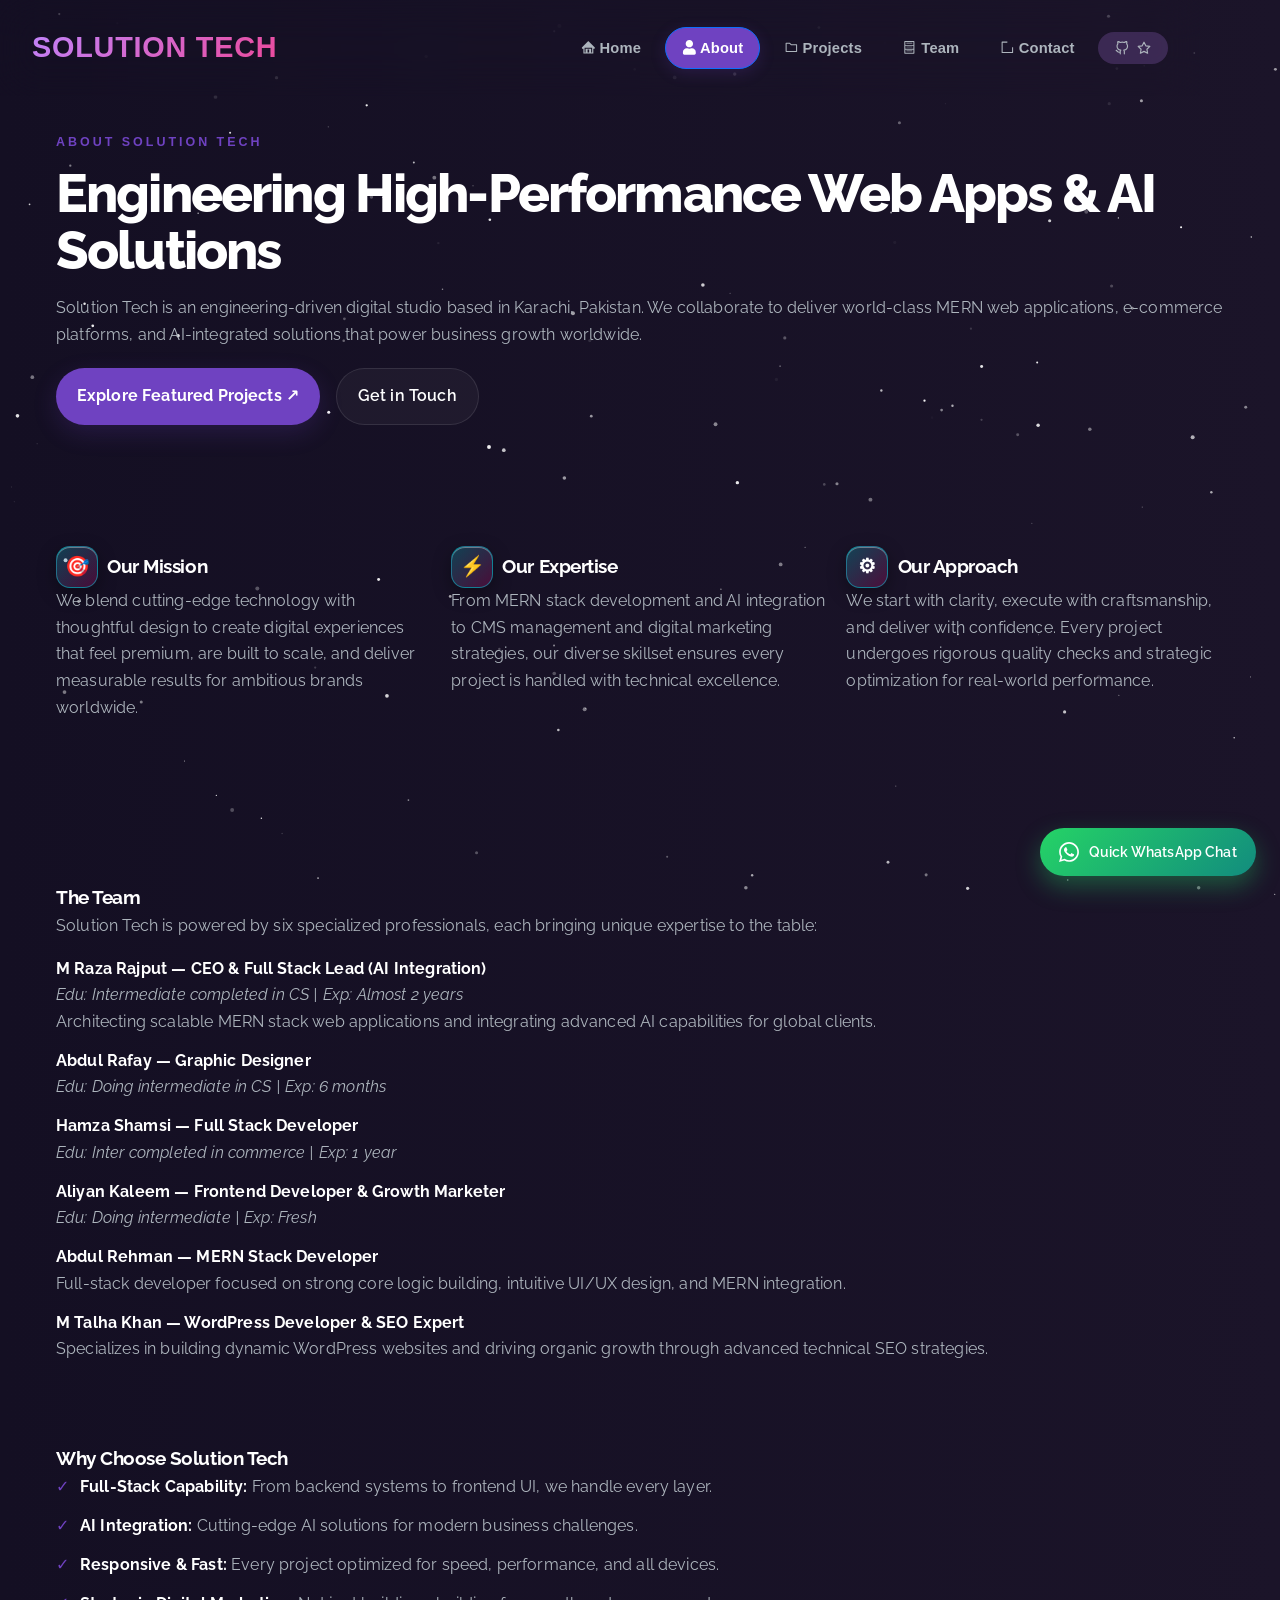
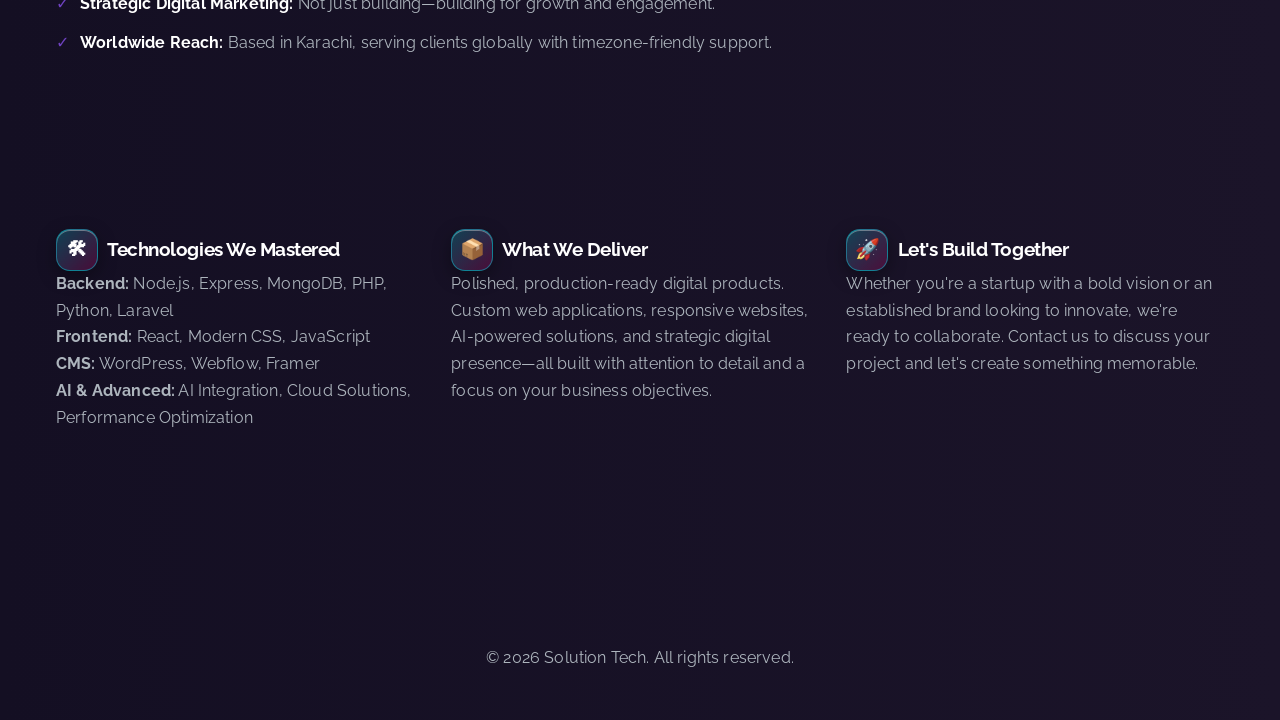
<file: about.html>
<!DOCTYPE html>
<html lang="en">
  <head>
    <meta charset="UTF-8" />
    <meta name="viewport" content="width=device-width, initial-scale=1.0" />
    <meta name="description" content="Learn more about Solution Tech and the way we build thoughtful digital experiences." />
    <title>Solution Tech | About</title>
    <link rel="stylesheet" href="main-v2.css" />
  </head>
  <body>
    <canvas id="particleCanvas"></canvas>
    <div class="aurora aurora-one"></div>
    <div class="aurora aurora-two"></div>
    <div class="cursor-glow" aria-hidden="true"></div>

    <header class="site-header">
      <a href="index.html" class="brand">
        <span class="brand-text">Solution Tech</span>
      </a>
      <button class="mobile-nav-toggle" aria-label="Toggle navigation menu">
        <svg width="24" height="24" viewBox="0 0 24 24" fill="none" stroke="currentColor" stroke-width="2" stroke-linecap="round" stroke-linejoin="round"><line x1="3" y1="12" x2="21" y2="12"></line><line x1="3" y1="6" x2="21" y2="6"></line><line x1="3" y1="18" x2="21" y2="18"></line></svg>
      </button>
      <nav class="site-nav" aria-label="Primary navigation">
        <a href="index.html"><svg stroke="currentColor" fill="currentColor" stroke-width="0" viewBox="0 0 1024 1024" height="1em" width="1em" xmlns="https://www.w3.org/2000/svg" style="margin-bottom: -2px;"><path d="M946.5 505L560.1 118.8l-25.9-25.9a31.5 31.5 0 0 0-44.4 0L77.5 505a63.9 63.9 0 0 0-18.8 46c.4 35.2 29.7 63.3 64.9 63.3h42.5V940h691.8V614.3h43.4c17.1 0 33.2-6.7 45.3-18.8a63.6 63.6 0 0 0 18.7-45.3c0-17-6.7-33.1-18.8-45.2zM568 868H456V664h112v204zM704 868V614.3H320V868h-72V536h528v332h-72z"></path></svg> Home</a>
        <a href="about.html" class="active"><svg stroke="currentColor" fill="currentColor" stroke-width="0" viewBox="0 0 448 512" height="1em" width="1em" xmlns="https://www.w3.org/2000/svg" style="margin-bottom: -2px;"><path d="M224 256c70.7 0 128-57.3 128-128S294.7 0 224 0 96 57.3 96 128s57.3 128 128 128zm89.6 32h-16.7c-22.2 10.2-46.9 16-72.9 16s-50.6-5.8-72.9-16h-16.7C60.2 288 0 348.2 0 422.4V464c0 26.5 21.5 48 48 48h352c26.5 0 48-21.5 48-48v-41.6c0-74.2-60.2-134.4-134.4-134.4z"></path></svg> About</a>
        <a href="projects.html"><svg stroke="currentColor" fill="currentColor" stroke-width="0" viewBox="0 0 1024 1024" height="1em" width="1em" xmlns="https://www.w3.org/2000/svg" style="margin-bottom: -2px;"><path d="M880 298.4H521L403.7 186.2a8.15 8.15 0 0 0-5.5-2.2H144c-17.7 0-32 14.3-32 32v592c0 17.7 14.3 32 32 32h736c17.7 0 32-14.3 32-32V330.4c0-17.7-14.3-32-32-32zM840 768H184V256h188.5l119.6 114.4H840V768z"></path></svg> Projects</a>
        <a href="team.html"><svg stroke="currentColor" fill="currentColor" stroke-width="0" viewBox="0 0 1024 1024" height="1em" width="1em" xmlns="https://www.w3.org/2000/svg" style="margin-bottom: -2px;"><path d="M832 64H192c-17.7 0-32 14.3-32 32v832c0 17.7 14.3 32 32 32h640c17.7 0 32-14.3 32-32V96c0-17.7-14.3-32-32-32zm-600 72h560v208H232V136zm560 480H232V408h560v208zm0 272H232V680h560v208zM304 240h416v-48H304v48zm0 272h416v-48H304v48zm0 272h416v-48H304v48z"></path></svg> Team</a>
        <a href="contact.html"><svg stroke="currentColor" fill="currentColor" stroke-width="0" viewBox="0 0 1024 1024" height="1em" width="1em" xmlns="https://www.w3.org/2000/svg" style="margin-bottom: -2px;"><path d="M904 512h-56c-4.4 0-8 3.6-8 8v320H184V184h320c4.4 0 8-3.6 8-8v-56c0-4.4-3.6-8-8-8H144c-17.7 0-32 14.3-32 32v736c0 17.7 14.3 32 32 32h736c17.7 0 32-14.3 32-32V520c0-4.4-3.6-8-8-8z"></path></svg> Contact</a>
        <a href="https://github.com/solution-tech1" target="_blank" class="fork-btn">
          <svg width="14" height="14" viewBox="0 0 24 24" fill="none" stroke="currentColor" stroke-width="2" stroke-linecap="round" stroke-linejoin="round"><path d="M9 19c-5 1.5-5-2.5-7-3m14 6v-3.87a3.37 3.37 0 0 0-.94-2.61c3.14-.35 6.44-1.54 6.44-7A5.44 5.44 0 0 0 20 4.77 5.07 5.07 0 0 0 19.91 1S18.73.65 16 2.48a13.38 13.38 0 0 0-7 0C6.27.65 5.09 1 5.09 1A5.07 5.07 0 0 0 5 4.77a5.44 5.44 0 0 0-1.5 3.78c0 5.42 3.3 6.61 6.44 7A3.37 3.37 0 0 0 9 18.13V22"></path></svg>
          <svg width="14" height="14" viewBox="0 0 24 24" fill="none" stroke="currentColor" stroke-width="2" stroke-linecap="round" stroke-linejoin="round"><polygon points="12 2 15.09 8.26 22 9.27 17 14.14 18.18 21.02 12 17.77 5.82 21.02 7 14.14 2 9.27 8.91 8.26 12 2"></polygon></svg>
        </a>
      </nav>
    </header>

    <main class="page-shell">
      <section class="reveal">
        <p class="eyebrow">About Solution Tech</p>
        <h1 class="page-title">Engineering High-Performance Web Apps & AI Solutions</h1>
        <p class="hero-text">Solution Tech is an engineering-driven digital studio based in Karachi, Pakistan. We collaborate to deliver world-class MERN web applications, e-commerce platforms, and AI-integrated solutions that power business growth worldwide.</p>
        <div class="hero-actions" style="margin-top: 1.2rem;">
          <a href="projects.html" class="btn btn-primary">Explore Featured Projects ↗</a>
          <a href="contact.html" class="btn btn-secondary">Get in Touch</a>
        </div>
      </section>

      <section class="info-grid reveal">
        <article class="info-card">
          <h3><span class="card-icon">🎯</span> Our Mission</h3>
          <p>We blend cutting-edge technology with thoughtful design to create digital experiences that feel premium, are built to scale, and deliver measurable results for ambitious brands worldwide.</p>
        </article>
        <article class="info-card">
          <h3><span class="card-icon">⚡</span> Our Expertise</h3>
          <p>From MERN stack development and AI integration to CMS management and digital marketing strategies, our diverse skillset ensures every project is handled with technical excellence.</p>
        </article>
        <article class="info-card">
          <h3><span class="card-icon">⚙</span> Our Approach</h3>
          <p>We start with clarity, execute with craftsmanship, and deliver with confidence. Every project undergoes rigorous quality checks and strategic optimization for real-world performance.</p>
        </article>
      </section>

      <section class="detail-section reveal">
        <article class="detail-card">
          <h3>The Team</h3>
          <p>Solution Tech is powered by six specialized professionals, each bringing unique expertise to the table:</p>
          <ul style="list-style: none; padding: 0; margin-top: 1rem; color: var(--muted);">
            <li style="margin-bottom: 0.8rem;"><strong style="color: var(--text);">M Raza Rajput — CEO & Full Stack Lead (AI Integration)</strong><br/><em>Edu: Intermediate completed in CS | Exp: Almost 2 years</em><br/>Architecting scalable MERN stack web applications and integrating advanced AI capabilities for global clients.</li>
            <li style="margin-bottom: 0.8rem;"><strong style="color: var(--text);">Abdul Rafay — Graphic Designer</strong><br/><em>Edu: Doing intermediate in CS | Exp: 6 months</em><br/></li>
            <li style="margin-bottom: 0.8rem;"><strong style="color: var(--text);">Hamza Shamsi — Full Stack Developer</strong><br/><em>Edu: Inter completed in commerce | Exp: 1 year</em><br/></li>
            <li style="margin-bottom: 0.8rem;"><strong style="color: var(--text);">Aliyan Kaleem — Frontend Developer & Growth Marketer</strong><br/><em>Edu: Doing intermediate | Exp: Fresh</em><br/></li>
            <li style="margin-bottom: 0.8rem;"><strong style="color: var(--text);">Abdul Rehman — MERN Stack Developer</strong><br/>Full-stack developer focused on strong core logic building, intuitive UI/UX design, and MERN integration.</li>
            <li><strong style="color: var(--text);">M Talha Khan — WordPress Developer & SEO Expert</strong><br/>Specializes in building dynamic WordPress websites and driving organic growth through advanced technical SEO strategies.</li>
          </ul>
        </article>
        <article class="detail-card">
          <h3>Why Choose Solution Tech</h3>
          <ul style="list-style: none; padding: 0; color: var(--muted);">
            <li style="margin-bottom: 0.8rem; padding-left: 1.5rem; position: relative;"><span style="position: absolute; left: 0; color: var(--accent);">✓</span> <strong style="color: var(--text);">Full-Stack Capability:</strong> From backend systems to frontend UI, we handle every layer.</li>
            <li style="margin-bottom: 0.8rem; padding-left: 1.5rem; position: relative;"><span style="position: absolute; left: 0; color: var(--accent);">✓</span> <strong style="color: var(--text);">AI Integration:</strong> Cutting-edge AI solutions for modern business challenges.</li>
            <li style="margin-bottom: 0.8rem; padding-left: 1.5rem; position: relative;"><span style="position: absolute; left: 0; color: var(--accent);">✓</span> <strong style="color: var(--text);">Responsive & Fast:</strong> Every project optimized for speed, performance, and all devices.</li>
            <li style="margin-bottom: 0.8rem; padding-left: 1.5rem; position: relative;"><span style="position: absolute; left: 0; color: var(--accent);">✓</span> <strong style="color: var(--text);">Strategic Digital Marketing:</strong> Not just building—building for growth and engagement.</li>
            <li style="margin-bottom: 0.8rem; padding-left: 1.5rem; position: relative;"><span style="position: absolute; left: 0; color: var(--accent);">✓</span> <strong style="color: var(--text);">Worldwide Reach:</strong> Based in Karachi, serving clients globally with timezone-friendly support.</li>
          </ul>
        </article>
      </section>

      <section class="info-grid reveal">
        <article class="info-card">
          <h3><span class="card-icon">🛠</span> Technologies We Mastered</h3>
          <p><strong>Backend:</strong> Node.js, Express, MongoDB, PHP, Python, Laravel<br/><strong>Frontend:</strong> React, Modern CSS, JavaScript<br/><strong>CMS:</strong> WordPress, Webflow, Framer<br/><strong>AI & Advanced:</strong> AI Integration, Cloud Solutions, Performance Optimization</p>
        </article>
        <article class="info-card">
          <h3><span class="card-icon">📦</span> What We Deliver</h3>
          <p>Polished, production-ready digital products. Custom web applications, responsive websites, AI-powered solutions, and strategic digital presence—all built with attention to detail and a focus on your business objectives.</p>
        </article>
        <article class="info-card">
          <h3><span class="card-icon">🚀</span> Let's Build Together</h3>
          <p>Whether you're a startup with a bold vision or an established brand looking to innovate, we're ready to collaborate. Contact us to discuss your project and let's create something memorable.</p>
        </article>
      </section>
    </main>

    <footer class="site-footer">
      <p>© <span id="year"></span> Solution Tech. All rights reserved.</p>
    </footer>

    <!-- Floating WhatsApp Button -->
    <a href="https://wa.me/923292179603?text=Hi%20Solution%20Tech,%20I%20want%20to%20discuss%20a%20project" target="_blank" class="whatsapp-float" aria-label="Chat on WhatsApp">
      <svg class="whatsapp-icon" viewBox="0 0 24 24">
        <path d="M.057 24l1.687-6.163c-1.041-1.804-1.588-3.849-1.587-5.946.003-6.556 5.338-11.891 11.893-11.891 3.181.001 6.167 1.24 8.413 3.488 2.245 2.248 3.481 5.236 3.48 8.414-.003 6.557-5.338 11.892-11.893 11.892-1.99-.001-3.951-.5-5.688-1.448l-6.305 1.654zm6.597-3.807c1.676.995 3.276 1.591 5.392 1.592 5.448 0 9.886-4.434 9.889-9.885.002-5.462-4.415-9.89-9.881-9.892-5.452 0-9.887 4.434-9.889 9.884-.001 2.225.651 3.891 1.746 5.634l-.999 3.648 3.742-.981zm11.387-5.464c-.074-.124-.272-.198-.57-.347-.297-.149-1.758-.868-2.031-.967-.272-.099-.47-.149-.669.149-.198.297-.768.967-.941 1.165-.173.198-.347.223-.644.074-.297-.149-1.255-.462-2.39-1.475-.883-.788-1.48-1.761-1.653-2.059-.173-.297-.018-.458.13-.606.134-.133.297-.347.446-.521.151-.172.2-.296.3-.495.099-.198.05-.372-.025-.521-.075-.148-.669-1.611-.916-2.206-.242-.579-.487-.501-.669-.51l-.57-.01c-.198 0-.52.074-.792.372s-1.04 1.016-1.04 2.479 1.065 2.876 1.213 3.074c.149.198 2.095 3.2 5.076 4.487.709.306 1.263.489 1.694.626.712.226 1.36.194 1.872.118.571-.085 1.758-.719 2.006-1.413.248-.695.248-1.29.173-1.414z"/>
      </svg>
      <span>Quick WhatsApp Chat</span>
    </a>

    <script src="app.js"></script>
  </body>
</html>
</file>
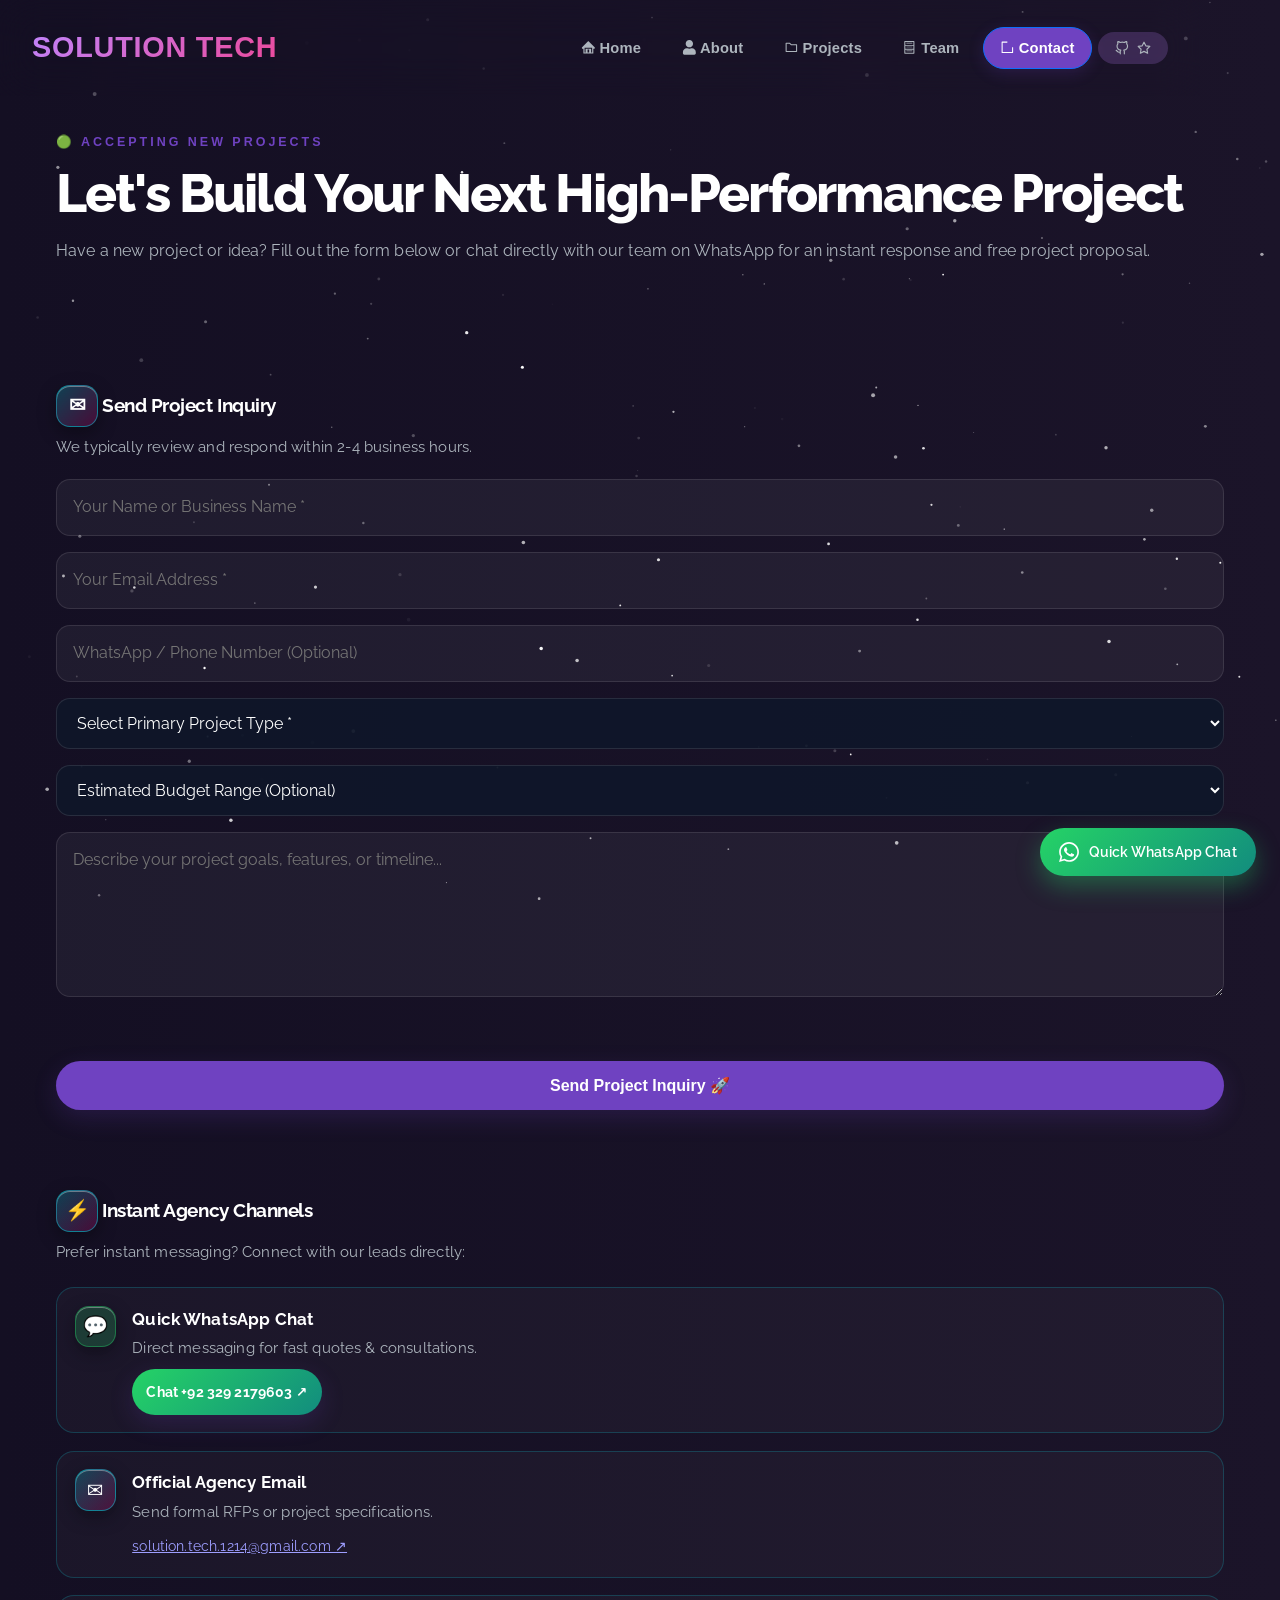
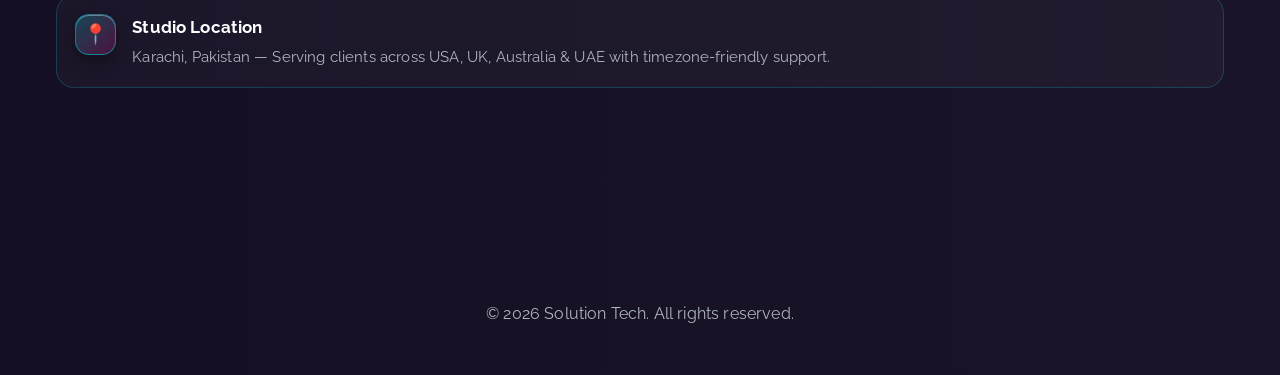
<file: contact.html>
<!DOCTYPE html>
<html lang="en">
  <head>
    <meta charset="UTF-8" />
    <meta name="viewport" content="width=device-width, initial-scale=1.0" />
    <meta name="description" content="Contact Solution Tech for your next project." />
    <title>Solution Tech | Contact</title>
    <link rel="stylesheet" href="main-v2.css" />
  </head>
  <body>
    <canvas id="particleCanvas"></canvas>
    <div class="aurora aurora-one"></div>
    <div class="aurora aurora-two"></div>
    <div class="cursor-glow" aria-hidden="true"></div>

    <header class="site-header">
      <a href="index.html" class="brand">
        <span class="brand-text">Solution Tech</span>
      </a>
      <button class="mobile-nav-toggle" aria-label="Toggle navigation menu">
        <svg width="24" height="24" viewBox="0 0 24 24" fill="none" stroke="currentColor" stroke-width="2" stroke-linecap="round" stroke-linejoin="round"><line x1="3" y1="12" x2="21" y2="12"></line><line x1="3" y1="6" x2="21" y2="6"></line><line x1="3" y1="18" x2="21" y2="18"></line></svg>
      </button>
      <nav class="site-nav" aria-label="Primary navigation">
        <a href="index.html"><svg stroke="currentColor" fill="currentColor" stroke-width="0" viewBox="0 0 1024 1024" height="1em" width="1em" xmlns="https://www.w3.org/2000/svg" style="margin-bottom: -2px;"><path d="M946.5 505L560.1 118.8l-25.9-25.9a31.5 31.5 0 0 0-44.4 0L77.5 505a63.9 63.9 0 0 0-18.8 46c.4 35.2 29.7 63.3 64.9 63.3h42.5V940h691.8V614.3h43.4c17.1 0 33.2-6.7 45.3-18.8a63.6 63.6 0 0 0 18.7-45.3c0-17-6.7-33.1-18.8-45.2zM568 868H456V664h112v204zM704 868V614.3H320V868h-72V536h528v332h-72z"></path></svg> Home</a>
        <a href="about.html"><svg stroke="currentColor" fill="currentColor" stroke-width="0" viewBox="0 0 448 512" height="1em" width="1em" xmlns="https://www.w3.org/2000/svg" style="margin-bottom: -2px;"><path d="M224 256c70.7 0 128-57.3 128-128S294.7 0 224 0 96 57.3 96 128s57.3 128 128 128zm89.6 32h-16.7c-22.2 10.2-46.9 16-72.9 16s-50.6-5.8-72.9-16h-16.7C60.2 288 0 348.2 0 422.4V464c0 26.5 21.5 48 48 48h352c26.5 0 48-21.5 48-48v-41.6c0-74.2-60.2-134.4-134.4-134.4z"></path></svg> About</a>
        <a href="projects.html"><svg stroke="currentColor" fill="currentColor" stroke-width="0" viewBox="0 0 1024 1024" height="1em" width="1em" xmlns="https://www.w3.org/2000/svg" style="margin-bottom: -2px;"><path d="M880 298.4H521L403.7 186.2a8.15 8.15 0 0 0-5.5-2.2H144c-17.7 0-32 14.3-32 32v592c0 17.7 14.3 32 32 32h736c17.7 0 32-14.3 32-32V330.4c0-17.7-14.3-32-32-32zM840 768H184V256h188.5l119.6 114.4H840V768z"></path></svg> Projects</a>
        <a href="team.html"><svg stroke="currentColor" fill="currentColor" stroke-width="0" viewBox="0 0 1024 1024" height="1em" width="1em" xmlns="https://www.w3.org/2000/svg" style="margin-bottom: -2px;"><path d="M832 64H192c-17.7 0-32 14.3-32 32v832c0 17.7 14.3 32 32 32h640c17.7 0 32-14.3 32-32V96c0-17.7-14.3-32-32-32zm-600 72h560v208H232V136zm560 480H232V408h560v208zm0 272H232V680h560v208zM304 240h416v-48H304v48zm0 272h416v-48H304v48zm0 272h416v-48H304v48z"></path></svg> Team</a>
        <a href="contact.html" class="active"><svg stroke="currentColor" fill="currentColor" stroke-width="0" viewBox="0 0 1024 1024" height="1em" width="1em" xmlns="https://www.w3.org/2000/svg" style="margin-bottom: -2px;"><path d="M904 512h-56c-4.4 0-8 3.6-8 8v320H184V184h320c4.4 0 8-3.6 8-8v-56c0-4.4-3.6-8-8-8H144c-17.7 0-32 14.3-32 32v736c0 17.7 14.3 32 32 32h736c17.7 0 32-14.3 32-32V520c0-4.4-3.6-8-8-8z"></path></svg> Contact</a>
        <a href="https://github.com/solution-tech1" target="_blank" class="fork-btn">
          <svg width="14" height="14" viewBox="0 0 24 24" fill="none" stroke="currentColor" stroke-width="2" stroke-linecap="round" stroke-linejoin="round"><path d="M9 19c-5 1.5-5-2.5-7-3m14 6v-3.87a3.37 3.37 0 0 0-.94-2.61c3.14-.35 6.44-1.54 6.44-7A5.44 5.44 0 0 0 20 4.77 5.07 5.07 0 0 0 19.91 1S18.73.65 16 2.48a13.38 13.38 0 0 0-7 0C6.27.65 5.09 1 5.09 1A5.07 5.07 0 0 0 5 4.77a5.44 5.44 0 0 0-1.5 3.78c0 5.42 3.3 6.61 6.44 7A3.37 3.37 0 0 0 9 18.13V22"></path></svg>
          <svg width="14" height="14" viewBox="0 0 24 24" fill="none" stroke="currentColor" stroke-width="2" stroke-linecap="round" stroke-linejoin="round"><polygon points="12 2 15.09 8.26 22 9.27 17 14.14 18.18 21.02 12 17.77 5.82 21.02 7 14.14 2 9.27 8.91 8.26 12 2"></polygon></svg>
        </a>
      </nav>
    </header>

    <main class="page-shell">
      <section class="reveal">
        <p class="eyebrow">🟢 Accepting New Projects</p>
        <h1 class="page-title">Let's Build Your Next High-Performance Project</h1>
        <p class="hero-text">Have a new project or idea? Fill out the form below or chat directly with our team on WhatsApp for an instant response and free project proposal.</p>
      </section>

      <section class="detail-section reveal">
        <!-- Contact Form Card -->
        <article class="contact-card">
          <h3 style="margin-bottom: 0.5rem;"><span class="card-icon">✉</span> Send Project Inquiry</h3>
          <p style="margin-bottom: 1.2rem; font-size: 0.94rem;">We typically review and respond within 2-4 business hours.</p>
          
          <form id="contactForm">
            <input type="text" name="name" placeholder="Your Name or Business Name *" required />
            <input type="email" name="email" placeholder="Your Email Address *" required />
            <input type="tel" name="phone" placeholder="WhatsApp / Phone Number (Optional)" />
            
            <select name="service_type" required>
              <option value="" disabled selected>Select Primary Project Type *</option>
              <option value="Full-Stack MERN Application">Full-Stack MERN Web Application</option>
              <option value="AI Integration & Automation">AI Integration & RAG Workflows</option>
              <option value="E-Commerce Storefront">E-Commerce & Retail Portal</option>
              <option value="Corporate CMS & Webflow Site">Corporate Site (Webflow / Framer / WP)</option>
              <option value="UI/UX Design System">UI/UX & 3D Visual Design</option>
            </select>

            <select name="budget_range">
              <option value="" disabled selected>Estimated Budget Range (Optional)</option>
              <option value="$500 - $1,500">$500 – $1,500</option>
              <option value="$1,500 - $3,000">$1,500 – $3,000</option>
              <option value="$3,000 - $5,000">$3,000 – $5,000+</option>
              <option value="Custom Enterprise">Custom Enterprise Scope</option>
            </select>

            <textarea rows="5" name="message" placeholder="Describe your project goals, features, or timeline..." required></textarea>
            
            <input type="hidden" name="_captcha" value="false" />
            <input type="hidden" name="_template" value="table" />
            <input type="hidden" name="_subject" value="New Project Inquiry from Solution Tech Website" />
            
            <div id="formStatus" class="form-status" role="status" aria-live="polite"></div>
            <button type="submit" id="submitBtn" class="btn btn-primary" style="font-size: 1rem; padding: 0.95rem 1.5rem;">Send Project Inquiry 🚀</button>
          </form>
        </article>

        <!-- Direct Contact Info Card -->
        <article class="detail-card">
          <h3 style="margin-bottom: 0.5rem;"><span class="card-icon">⚡</span> Instant Agency Channels</h3>
          <p style="margin-bottom: 1.4rem; font-size: 0.94rem;">Prefer instant messaging? Connect with our leads directly:</p>

          <div class="contact-info-block">
            <div class="contact-info-item">
              <span class="card-icon" style="background: rgba(37, 211, 102, 0.2); border-color: rgba(37, 211, 102, 0.4); color: #25d366;">💬</span>
              <div>
                <strong style="color: var(--text); font-size: 1.05rem;">Quick WhatsApp Chat</strong>
                <p style="margin: 0.2rem 0 0.5rem; font-size: 0.92rem;">Direct messaging for fast quotes & consultations.</p>
                <a href="https://wa.me/923292179603?text=Hi%20Solution%20Tech,%20I%20want%20to%20discuss%20a%20project" target="_blank" class="btn btn-primary" style="padding: 0.45rem 0.9rem; font-size: 0.85rem; background: linear-gradient(135deg, #25d366, #128c7e);">Chat +92 329 2179603 ↗</a>
              </div>
            </div>

            <div class="contact-info-item">
              <span class="card-icon">✉</span>
              <div>
                <strong style="color: var(--text); font-size: 1.05rem;">Official Agency Email</strong>
                <p style="margin: 0.2rem 0 0.5rem; font-size: 0.92rem;">Send formal RFPs or project specifications.</p>
                <a href="mailto:solution.tech.1214@gmail.com" class="project-link" style="font-size: 0.9rem;">solution.tech.1214@gmail.com ↗</a>
              </div>
            </div>

            <div class="contact-info-item">
              <span class="card-icon">📍</span>
              <div>
                <strong style="color: var(--text); font-size: 1.05rem;">Studio Location</strong>
                <p style="margin: 0.2rem 0 0; font-size: 0.92rem;">Karachi, Pakistan — Serving clients across USA, UK, Australia & UAE with timezone-friendly support.</p>
              </div>
            </div>
          </div>
        </article>
      </section>
    </main>

    <footer class="site-footer">
      <p>© <span id="year"></span> Solution Tech. All rights reserved.</p>
    </footer>

    <!-- Floating WhatsApp Button -->
    <a href="https://wa.me/923292179603?text=Hi%20Solution%20Tech,%20I%20want%20to%20discuss%20a%20project" target="_blank" class="whatsapp-float" aria-label="Chat on WhatsApp">
      <svg class="whatsapp-icon" viewBox="0 0 24 24">
        <path d="M.057 24l1.687-6.163c-1.041-1.804-1.588-3.849-1.587-5.946.003-6.556 5.338-11.891 11.893-11.891 3.181.001 6.167 1.24 8.413 3.488 2.245 2.248 3.481 5.236 3.48 8.414-.003 6.557-5.338 11.892-11.893 11.892-1.99-.001-3.951-.5-5.688-1.448l-6.305 1.654zm6.597-3.807c1.676.995 3.276 1.591 5.392 1.592 5.448 0 9.886-4.434 9.889-9.885.002-5.462-4.415-9.89-9.881-9.892-5.452 0-9.887 4.434-9.889 9.884-.001 2.225.651 3.891 1.746 5.634l-.999 3.648 3.742-.981zm11.387-5.464c-.074-.124-.272-.198-.57-.347-.297-.149-1.758-.868-2.031-.967-.272-.099-.47-.149-.669.149-.198.297-.768.967-.941 1.165-.173.198-.347.223-.644.074-.297-.149-1.255-.462-2.39-1.475-.883-.788-1.48-1.761-1.653-2.059-.173-.297-.018-.458.13-.606.134-.133.297-.347.446-.521.151-.172.2-.296.3-.495.099-.198.05-.372-.025-.521-.075-.148-.669-1.611-.916-2.206-.242-.579-.487-.501-.669-.51l-.57-.01c-.198 0-.52.074-.792.372s-1.04 1.016-1.04 2.479 1.065 2.876 1.213 3.074c.149.198 2.095 3.2 5.076 4.487.709.306 1.263.489 1.694.626.712.226 1.36.194 1.872.118.571-.085 1.758-.719 2.006-1.413.248-.695.248-1.29.173-1.414z"/>
      </svg>
      <span>Quick WhatsApp Chat</span>
    </a>

    <script src="app.js"></script>
  </body>
</html>
</file>
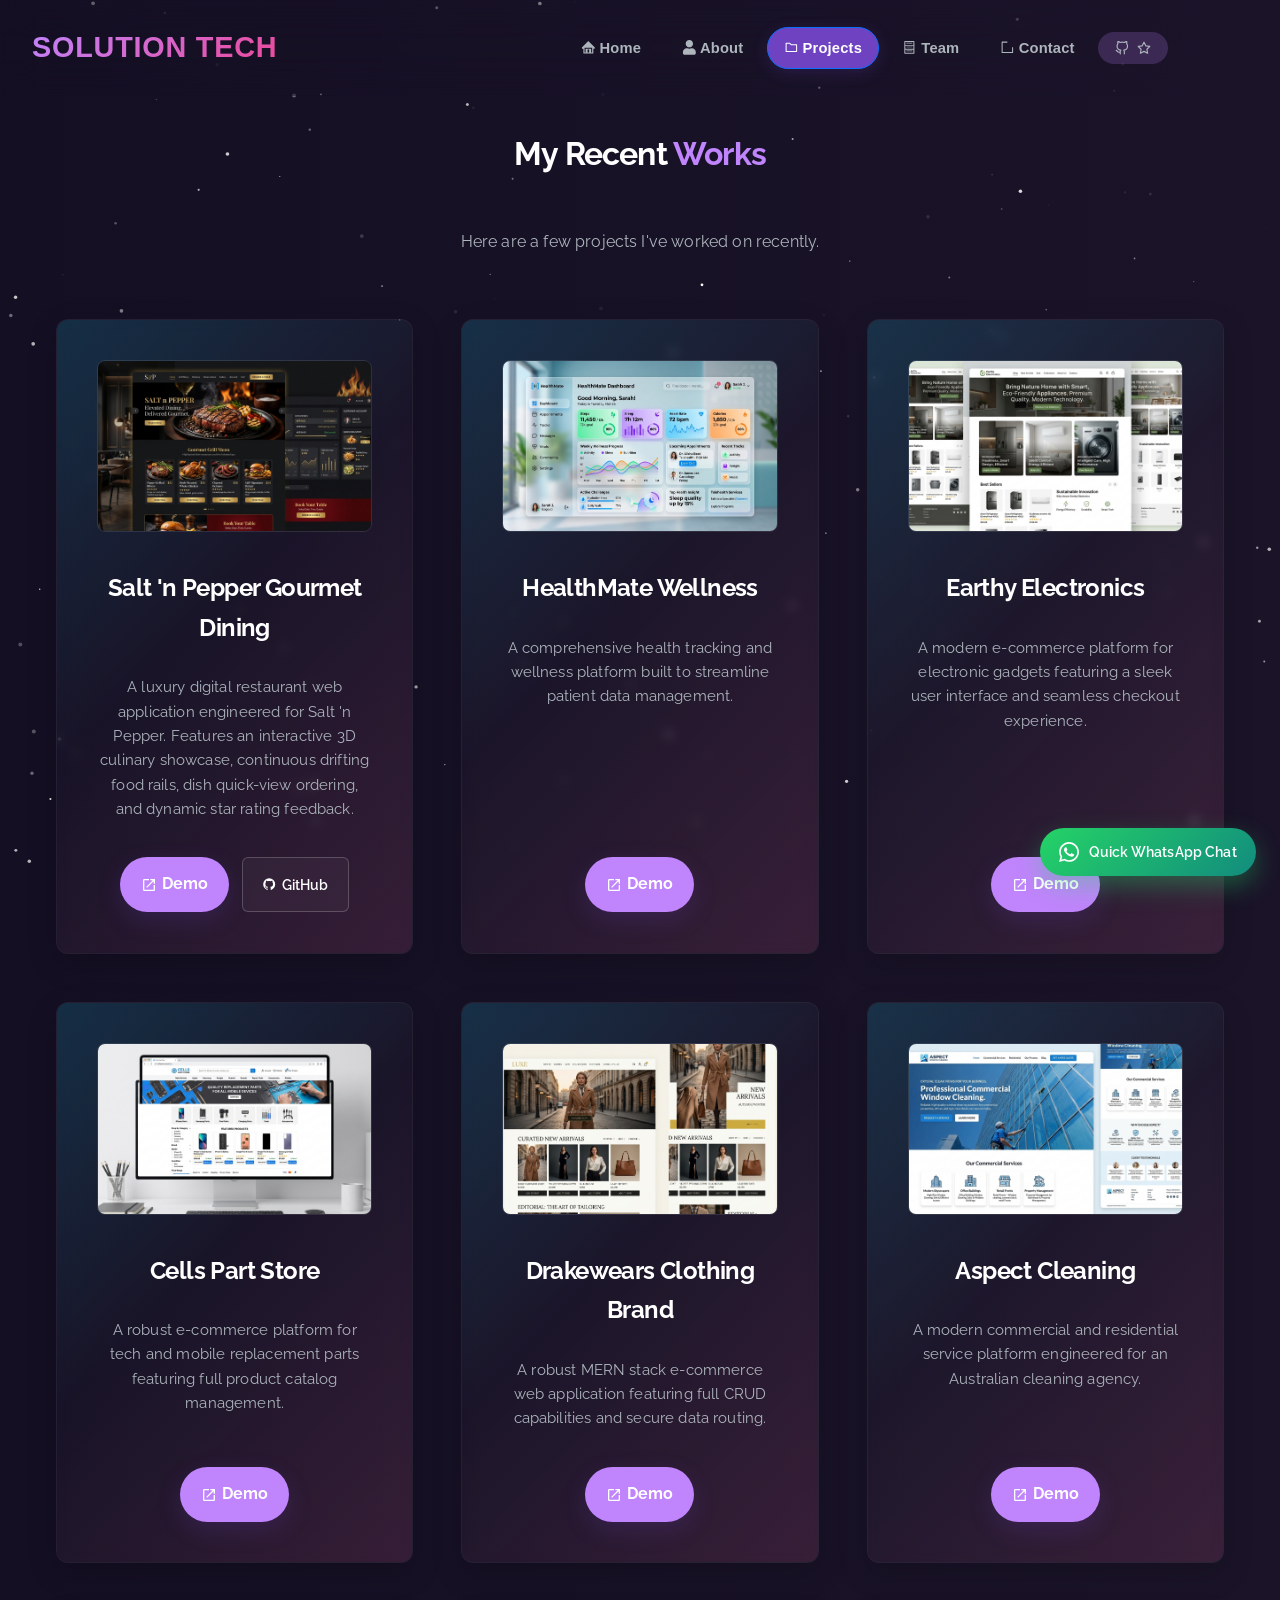
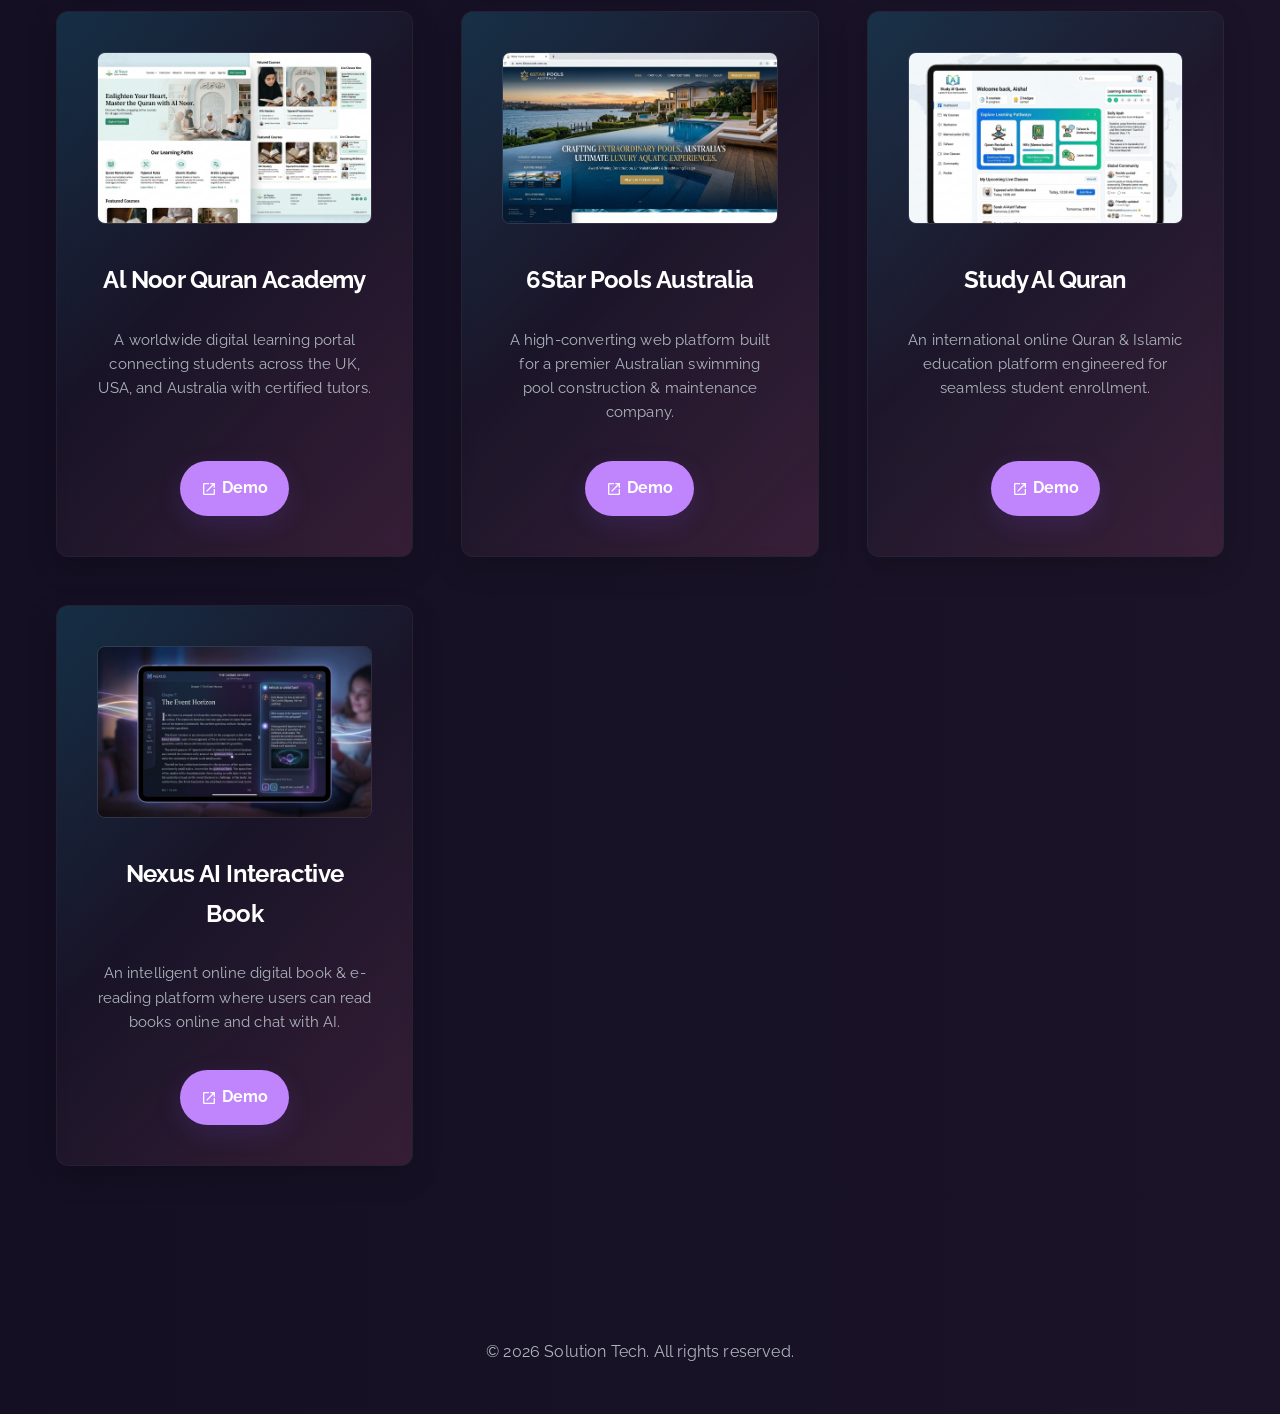
<file: projects.html>
<!DOCTYPE html>
<html lang="en">
  <head>
    <meta charset="UTF-8" />
    <meta name="viewport" content="width=device-width, initial-scale=1.0" />
    <meta name="description" content="Explore featured projects from Solution Tech." />
    <title>Solution Tech | Projects</title>
    <link rel="preconnect" href="https://fonts.googleapis.com" />
    <link rel="preconnect" href="https://fonts.gstatic.com" crossorigin />
    <link rel="preconnect" href="https://images.unsplash.com" />
    <link href="https://fonts.googleapis.com/css2?family=Poppins:wght@400;500;600;700&display=swap" rel="stylesheet" />
    <link rel="stylesheet" href="main-v2.css" />
  </head>
  <body>
    <canvas id="particleCanvas"></canvas>
    <div class="aurora aurora-one"></div>
    <div class="aurora aurora-two"></div>
    <div class="cursor-glow" aria-hidden="true"></div>

    <header class="site-header">
      <a href="index.html" class="brand">
        <span class="brand-text">Solution Tech</span>
      </a>
      <button class="mobile-nav-toggle" aria-label="Toggle navigation menu">
        <svg width="24" height="24" viewBox="0 0 24 24" fill="none" stroke="currentColor" stroke-width="2" stroke-linecap="round" stroke-linejoin="round"><line x1="3" y1="12" x2="21" y2="12"></line><line x1="3" y1="6" x2="21" y2="6"></line><line x1="3" y1="18" x2="21" y2="18"></line></svg>
      </button>
      <nav class="site-nav" aria-label="Primary navigation">
        <a href="index.html"><svg stroke="currentColor" fill="currentColor" stroke-width="0" viewBox="0 0 1024 1024" height="1em" width="1em" xmlns="https://www.w3.org/2000/svg" style="margin-bottom: -2px;"><path d="M946.5 505L560.1 118.8l-25.9-25.9a31.5 31.5 0 0 0-44.4 0L77.5 505a63.9 63.9 0 0 0-18.8 46c.4 35.2 29.7 63.3 64.9 63.3h42.5V940h691.8V614.3h43.4c17.1 0 33.2-6.7 45.3-18.8a63.6 63.6 0 0 0 18.7-45.3c0-17-6.7-33.1-18.8-45.2zM568 868H456V664h112v204zM704 868V614.3H320V868h-72V536h528v332h-72z"></path></svg> Home</a>
        <a href="about.html"><svg stroke="currentColor" fill="currentColor" stroke-width="0" viewBox="0 0 448 512" height="1em" width="1em" xmlns="https://www.w3.org/2000/svg" style="margin-bottom: -2px;"><path d="M224 256c70.7 0 128-57.3 128-128S294.7 0 224 0 96 57.3 96 128s57.3 128 128 128zm89.6 32h-16.7c-22.2 10.2-46.9 16-72.9 16s-50.6-5.8-72.9-16h-16.7C60.2 288 0 348.2 0 422.4V464c0 26.5 21.5 48 48 48h352c26.5 0 48-21.5 48-48v-41.6c0-74.2-60.2-134.4-134.4-134.4z"></path></svg> About</a>
        <a href="projects.html" class="active"><svg stroke="currentColor" fill="currentColor" stroke-width="0" viewBox="0 0 1024 1024" height="1em" width="1em" xmlns="https://www.w3.org/2000/svg" style="margin-bottom: -2px;"><path d="M880 298.4H521L403.7 186.2a8.15 8.15 0 0 0-5.5-2.2H144c-17.7 0-32 14.3-32 32v592c0 17.7 14.3 32 32 32h736c17.7 0 32-14.3 32-32V330.4c0-17.7-14.3-32-32-32zM840 768H184V256h188.5l119.6 114.4H840V768z"></path></svg> Projects</a>
        <a href="team.html"><svg stroke="currentColor" fill="currentColor" stroke-width="0" viewBox="0 0 1024 1024" height="1em" width="1em" xmlns="https://www.w3.org/2000/svg" style="margin-bottom: -2px;"><path d="M832 64H192c-17.7 0-32 14.3-32 32v832c0 17.7 14.3 32 32 32h640c17.7 0 32-14.3 32-32V96c0-17.7-14.3-32-32-32zm-600 72h560v208H232V136zm560 480H232V408h560v208zm0 272H232V680h560v208zM304 240h416v-48H304v48zm0 272h416v-48H304v48zm0 272h416v-48H304v48z"></path></svg> Team</a>
        <a href="contact.html"><svg stroke="currentColor" fill="currentColor" stroke-width="0" viewBox="0 0 1024 1024" height="1em" width="1em" xmlns="https://www.w3.org/2000/svg" style="margin-bottom: -2px;"><path d="M904 512h-56c-4.4 0-8 3.6-8 8v320H184V184h320c4.4 0 8-3.6 8-8v-56c0-4.4-3.6-8-8-8H144c-17.7 0-32 14.3-32 32v736c0 17.7 14.3 32 32 32h736c17.7 0 32-14.3 32-32V520c0-4.4-3.6-8-8-8z"></path></svg> Contact</a>
        <a href="https://github.com/solution-tech1" target="_blank" class="fork-btn">
          <svg width="14" height="14" viewBox="0 0 24 24" fill="none" stroke="currentColor" stroke-width="2" stroke-linecap="round" stroke-linejoin="round"><path d="M9 19c-5 1.5-5-2.5-7-3m14 6v-3.87a3.37 3.37 0 0 0-.94-2.61c3.14-.35 6.44-1.54 6.44-7A5.44 5.44 0 0 0 20 4.77 5.07 5.07 0 0 0 19.91 1S18.73.65 16 2.48a13.38 13.38 0 0 0-7 0C6.27.65 5.09 1 5.09 1A5.07 5.07 0 0 0 5 4.77a5.44 5.44 0 0 0-1.5 3.78c0 5.42 3.3 6.61 6.44 7A3.37 3.37 0 0 0 9 18.13V22"></path></svg>
          <svg width="14" height="14" viewBox="0 0 24 24" fill="none" stroke="currentColor" stroke-width="2" stroke-linecap="round" stroke-linejoin="round"><polygon points="12 2 15.09 8.26 22 9.27 17 14.14 18.18 21.02 12 17.77 5.82 21.02 7 14.14 2 9.27 8.91 8.26 12 2"></polygon></svg>
        </a>
      </nav>
    </header>
    <main class="page-shell" style="padding-top: 5rem;">
      <h1 style="text-align: center; margin-bottom: 3rem; color: #fff;">My Recent <strong style="color: #c084fc;">Works</strong></h1>
      <p style="text-align: center; color: var(--muted); margin-bottom: 4rem;">Here are a few projects I've worked on recently.</p>
      <section class="projects-grid" style="display: grid; grid-template-columns: repeat(auto-fit, minmax(320px, 1fr)); gap: 3rem;">
        <article class="project-card" style="display: flex; flex-direction: column; align-items: center; text-align: center; background: transparent; padding: 2rem; border-radius: 12px; border: 1px solid rgba(192, 132, 252, 0.4); box-shadow: 0 4px 15px rgba(192, 132, 252, 0.2); transition: all 0.3s ease;">
          <img src="assets/projects/salt_n_pepper_ui.jpg" alt="Salt 'n Pepper Gourmet Dining & Delivery" style="width: 100%; border-radius: 8px; margin-bottom: 1.5rem; object-fit: cover; aspect-ratio: 16/10; border: 1px solid rgba(255,255,255,0.1);" />
          <h2 style="font-size: 1.5rem; margin-bottom: 1rem; color: #fff;">Salt 'n Pepper Gourmet Dining</h2>
          <p style="color: var(--muted); font-size: 0.95rem; line-height: 1.6; margin-bottom: 1.5rem; flex-grow: 1;">A luxury digital restaurant web application engineered for Salt 'n Pepper. Features an interactive 3D culinary showcase, continuous drifting food rails, dish quick-view ordering, and dynamic star rating feedback.</p>
          <div style="display: flex; gap: 0.8rem; flex-wrap: wrap; justify-content: center;">
            <a href="https://salt-and-pepper-flax.vercel.app" target="_blank" class="btn btn-primary" style="background: #c084fc; border: none; color: #fff;"><svg stroke="currentColor" fill="currentColor" stroke-width="0" viewBox="0 0 24 24" height="1em" width="1em" xmlns="https://www.w3.org/2000/svg" style="margin-right: 5px;"><path fill="none" d="M0 0h24v24H0z"></path><path d="M19 19H5V5h7V3H5a2 2 0 00-2 2v14a2 2 0 002 2h14c1.1 0 2-.9 2-2v-7h-2v7zM14 3v2h3.59l-9.83 9.83 1.41 1.41L19 6.41V10h2V3h-7z"></path></svg> Demo</a>
            <a href="https://github.com/raoraza12/SALT-AND-PEPPER" target="_blank" class="btn btn-secondary" style="border: 1px solid rgba(255,255,255,0.2); color: #fff; padding: 0.6rem 1.2rem; border-radius: 6px; text-decoration: none; display: inline-flex; align-items: center; font-size: 0.9rem;"><svg stroke="currentColor" fill="currentColor" stroke-width="0" viewBox="0 0 24 24" height="1em" width="1em" xmlns="https://www.w3.org/2000/svg" style="margin-right: 5px;"><path fill="none" d="M0 0h24v24H0z"></path><path d="M12 2A10 10 0 0 0 2 12c0 4.42 2.87 8.17 6.84 9.5.5.08.66-.23.66-.5v-1.69c-2.77.6-3.36-1.34-3.36-1.34-.46-1.16-1.11-1.47-1.11-1.47-.91-.62.07-.6.07-.6 1 .07 1.53 1.03 1.53 1.03.87 1.52 2.34 1.07 2.91.83.1-.65.35-1.09.63-1.34-2.22-.25-4.55-1.11-4.55-4.92 0-1.11.38-2 1.03-2.71-.1-.25-.45-1.29.1-2.64 0 0 .84-.27 2.75 1.02.79-.22 1.65-.33 2.5-.33.85 0 1.71.11 2.5.33 1.91-1.29 2.75-1.02 2.75-1.02.55 1.35.2 2.39.1 2.64.65.71 1.03 1.6 1.03 2.71 0 3.82-2.34 4.66-4.57 4.91.36.31.69.92.69 1.85V21c0 .27.16.59.67.5C19.14 20.16 22 16.42 22 12A10 10 0 0 0 12 2z"></path></svg> GitHub</a>
          </div>
        </article>
<article class="project-card" style="display: flex; flex-direction: column; align-items: center; text-align: center; background: transparent; padding: 2rem; border-radius: 12px; border: 1px solid rgba(192, 132, 252, 0.4); box-shadow: 0 4px 15px rgba(192, 132, 252, 0.2); transition: all 0.3s ease;">
          <img src="assets/projects/healthmate_ui_1788278809242.jpg" alt="HealthMate Wellness" style="width: 100%; border-radius: 8px; margin-bottom: 1.5rem; object-fit: cover; aspect-ratio: 16/10; border: 1px solid rgba(255,255,255,0.1);" />
          <h2 style="font-size: 1.5rem; margin-bottom: 1rem; color: #fff;">HealthMate Wellness</h2>
          <p style="color: var(--muted); font-size: 0.95rem; line-height: 1.6; margin-bottom: 1.5rem; flex-grow: 1;">A comprehensive health tracking and wellness platform built to streamline patient data management.</p>
          <div style="display: flex; gap: 1rem;">
            
            <a href="https://healthmate-frontend-five.vercel.app/" target="_blank" class="btn btn-primary" style="background: #c084fc; border: none; color: #fff;"><svg stroke="currentColor" fill="currentColor" stroke-width="0" viewBox="0 0 24 24" height="1em" width="1em" xmlns="https://www.w3.org/2000/svg" style="margin-right: 5px;"><path fill="none" d="M0 0h24v24H0z"></path><path d="M19 19H5V5h7V3H5a2 2 0 00-2 2v14a2 2 0 002 2h14c1.1 0 2-.9 2-2v-7h-2v7zM14 3v2h3.59l-9.83 9.83 1.41 1.41L19 6.41V10h2V3h-7z"></path></svg> Demo</a>
          </div>
        </article>
<article class="project-card" style="display: flex; flex-direction: column; align-items: center; text-align: center; background: transparent; padding: 2rem; border-radius: 12px; border: 1px solid rgba(192, 132, 252, 0.4); box-shadow: 0 4px 15px rgba(192, 132, 252, 0.2); transition: all 0.3s ease;">
          <img src="assets/projects/earthy_home_appliances_ui_1788281434824.jpg" alt="Earthy Electronics" style="width: 100%; border-radius: 8px; margin-bottom: 1.5rem; object-fit: cover; aspect-ratio: 16/10; border: 1px solid rgba(255,255,255,0.1);" />
          <h2 style="font-size: 1.5rem; margin-bottom: 1rem; color: #fff;">Earthy Electronics</h2>
          <p style="color: var(--muted); font-size: 0.95rem; line-height: 1.6; margin-bottom: 1.5rem; flex-grow: 1;">A modern e-commerce platform for electronic gadgets featuring a sleek user interface and seamless checkout experience.</p>
          <div style="display: flex; gap: 1rem;">
            
            <a href="https://earthy-electronics.vercel.app/" target="_blank" class="btn btn-primary" style="background: #c084fc; border: none; color: #fff;"><svg stroke="currentColor" fill="currentColor" stroke-width="0" viewBox="0 0 24 24" height="1em" width="1em" xmlns="https://www.w3.org/2000/svg" style="margin-right: 5px;"><path fill="none" d="M0 0h24v24H0z"></path><path d="M19 19H5V5h7V3H5a2 2 0 00-2 2v14a2 2 0 002 2h14c1.1 0 2-.9 2-2v-7h-2v7zM14 3v2h3.59l-9.83 9.83 1.41 1.41L19 6.41V10h2V3h-7z"></path></svg> Demo</a>
          </div>
        </article>
<article class="project-card" style="display: flex; flex-direction: column; align-items: center; text-align: center; background: transparent; padding: 2rem; border-radius: 12px; border: 1px solid rgba(192, 132, 252, 0.4); box-shadow: 0 4px 15px rgba(192, 132, 252, 0.2); transition: all 0.3s ease;">
          <img src="assets/projects/cells_ui_1788278832723.jpg" alt="Cells Part Store" style="width: 100%; border-radius: 8px; margin-bottom: 1.5rem; object-fit: cover; aspect-ratio: 16/10; border: 1px solid rgba(255,255,255,0.1);" />
          <h2 style="font-size: 1.5rem; margin-bottom: 1rem; color: #fff;">Cells Part Store</h2>
          <p style="color: var(--muted); font-size: 0.95rem; line-height: 1.6; margin-bottom: 1.5rem; flex-grow: 1;">A robust e-commerce platform for tech and mobile replacement parts featuring full product catalog management.</p>
          <div style="display: flex; gap: 1rem;">
            
            <a href="https://cellspart.com" target="_blank" class="btn btn-primary" style="background: #c084fc; border: none; color: #fff;"><svg stroke="currentColor" fill="currentColor" stroke-width="0" viewBox="0 0 24 24" height="1em" width="1em" xmlns="https://www.w3.org/2000/svg" style="margin-right: 5px;"><path fill="none" d="M0 0h24v24H0z"></path><path d="M19 19H5V5h7V3H5a2 2 0 00-2 2v14a2 2 0 002 2h14c1.1 0 2-.9 2-2v-7h-2v7zM14 3v2h3.59l-9.83 9.83 1.41 1.41L19 6.41V10h2V3h-7z"></path></svg> Demo</a>
          </div>
        </article>
<article class="project-card" style="display: flex; flex-direction: column; align-items: center; text-align: center; background: transparent; padding: 2rem; border-radius: 12px; border: 1px solid rgba(192, 132, 252, 0.4); box-shadow: 0 4px 15px rgba(192, 132, 252, 0.2); transition: all 0.3s ease;">
          <img src="assets/projects/luxe_ui_1788278845205.jpg" alt="Drakewears Clothing Brand" style="width: 100%; border-radius: 8px; margin-bottom: 1.5rem; object-fit: cover; aspect-ratio: 16/10; border: 1px solid rgba(255,255,255,0.1);" />
          <h2 style="font-size: 1.5rem; margin-bottom: 1rem; color: #fff;">Drakewears Clothing Brand</h2>
          <p style="color: var(--muted); font-size: 0.95rem; line-height: 1.6; margin-bottom: 1.5rem; flex-grow: 1;">A robust MERN stack e-commerce web application featuring full CRUD capabilities and secure data routing.</p>
          <div style="display: flex; gap: 1rem;">
            
            <a href="https://luxe-brand.vercel.app/" target="_blank" class="btn btn-primary" style="background: #c084fc; border: none; color: #fff;"><svg stroke="currentColor" fill="currentColor" stroke-width="0" viewBox="0 0 24 24" height="1em" width="1em" xmlns="https://www.w3.org/2000/svg" style="margin-right: 5px;"><path fill="none" d="M0 0h24v24H0z"></path><path d="M19 19H5V5h7V3H5a2 2 0 00-2 2v14a2 2 0 002 2h14c1.1 0 2-.9 2-2v-7h-2v7zM14 3v2h3.59l-9.83 9.83 1.41 1.41L19 6.41V10h2V3h-7z"></path></svg> Demo</a>
          </div>
        </article>
<article class="project-card" style="display: flex; flex-direction: column; align-items: center; text-align: center; background: transparent; padding: 2rem; border-radius: 12px; border: 1px solid rgba(192, 132, 252, 0.4); box-shadow: 0 4px 15px rgba(192, 132, 252, 0.2); transition: all 0.3s ease;">
          <img src="assets/projects/aspect_ui_1788278879448.jpg" alt="Aspect Cleaning" style="width: 100%; border-radius: 8px; margin-bottom: 1.5rem; object-fit: cover; aspect-ratio: 16/10; border: 1px solid rgba(255,255,255,0.1);" />
          <h2 style="font-size: 1.5rem; margin-bottom: 1rem; color: #fff;">Aspect Cleaning</h2>
          <p style="color: var(--muted); font-size: 0.95rem; line-height: 1.6; margin-bottom: 1.5rem; flex-grow: 1;">A modern commercial and residential service platform engineered for an Australian cleaning agency.</p>
          <div style="display: flex; gap: 1rem;">
            
            <a href="https://aspectwindowcleaning.com.au/" target="_blank" class="btn btn-primary" style="background: #c084fc; border: none; color: #fff;"><svg stroke="currentColor" fill="currentColor" stroke-width="0" viewBox="0 0 24 24" height="1em" width="1em" xmlns="https://www.w3.org/2000/svg" style="margin-right: 5px;"><path fill="none" d="M0 0h24v24H0z"></path><path d="M19 19H5V5h7V3H5a2 2 0 00-2 2v14a2 2 0 002 2h14c1.1 0 2-.9 2-2v-7h-2v7zM14 3v2h3.59l-9.83 9.83 1.41 1.41L19 6.41V10h2V3h-7z"></path></svg> Demo</a>
          </div>
        </article>
<article class="project-card" style="display: flex; flex-direction: column; align-items: center; text-align: center; background: transparent; padding: 2rem; border-radius: 12px; border: 1px solid rgba(192, 132, 252, 0.4); box-shadow: 0 4px 15px rgba(192, 132, 252, 0.2); transition: all 0.3s ease;">
          <img src="assets/projects/alnoor_ui_1788278890743.jpg" alt="Al Noor Quran Academy" style="width: 100%; border-radius: 8px; margin-bottom: 1.5rem; object-fit: cover; aspect-ratio: 16/10; border: 1px solid rgba(255,255,255,0.1);" />
          <h2 style="font-size: 1.5rem; margin-bottom: 1rem; color: #fff;">Al Noor Quran Academy</h2>
          <p style="color: var(--muted); font-size: 0.95rem; line-height: 1.6; margin-bottom: 1.5rem; flex-grow: 1;">A worldwide digital learning portal connecting students across the UK, USA, and Australia with certified tutors.</p>
          <div style="display: flex; gap: 1rem;">
            
            <a href="https://www.alnooronlinequranacademy.com/" target="_blank" class="btn btn-primary" style="background: #c084fc; border: none; color: #fff;"><svg stroke="currentColor" fill="currentColor" stroke-width="0" viewBox="0 0 24 24" height="1em" width="1em" xmlns="https://www.w3.org/2000/svg" style="margin-right: 5px;"><path fill="none" d="M0 0h24v24H0z"></path><path d="M19 19H5V5h7V3H5a2 2 0 00-2 2v14a2 2 0 002 2h14c1.1 0 2-.9 2-2v-7h-2v7zM14 3v2h3.59l-9.83 9.83 1.41 1.41L19 6.41V10h2V3h-7z"></path></svg> Demo</a>
          </div>
        </article>
<article class="project-card" style="display: flex; flex-direction: column; align-items: center; text-align: center; background: transparent; padding: 2rem; border-radius: 12px; border: 1px solid rgba(192, 132, 252, 0.4); box-shadow: 0 4px 15px rgba(192, 132, 252, 0.2); transition: all 0.3s ease;">
          <img src="assets/projects/6star_ui_1788278903938.jpg" alt="6Star Pools Australia" style="width: 100%; border-radius: 8px; margin-bottom: 1.5rem; object-fit: cover; aspect-ratio: 16/10; border: 1px solid rgba(255,255,255,0.1);" />
          <h2 style="font-size: 1.5rem; margin-bottom: 1rem; color: #fff;">6Star Pools Australia</h2>
          <p style="color: var(--muted); font-size: 0.95rem; line-height: 1.6; margin-bottom: 1.5rem; flex-grow: 1;">A high-converting web platform built for a premier Australian swimming pool construction & maintenance company.</p>
          <div style="display: flex; gap: 1rem;">
            
            <a href="https://6starpools.au/" target="_blank" class="btn btn-primary" style="background: #c084fc; border: none; color: #fff;"><svg stroke="currentColor" fill="currentColor" stroke-width="0" viewBox="0 0 24 24" height="1em" width="1em" xmlns="https://www.w3.org/2000/svg" style="margin-right: 5px;"><path fill="none" d="M0 0h24v24H0z"></path><path d="M19 19H5V5h7V3H5a2 2 0 00-2 2v14a2 2 0 002 2h14c1.1 0 2-.9 2-2v-7h-2v7zM14 3v2h3.59l-9.83 9.83 1.41 1.41L19 6.41V10h2V3h-7z"></path></svg> Demo</a>
          </div>
        </article>
<article class="project-card" style="display: flex; flex-direction: column; align-items: center; text-align: center; background: transparent; padding: 2rem; border-radius: 12px; border: 1px solid rgba(192, 132, 252, 0.4); box-shadow: 0 4px 15px rgba(192, 132, 252, 0.2); transition: all 0.3s ease;">
          <img src="assets/projects/study_ui_1788278915561.jpg" alt="Study Al Quran" style="width: 100%; border-radius: 8px; margin-bottom: 1.5rem; object-fit: cover; aspect-ratio: 16/10; border: 1px solid rgba(255,255,255,0.1);" />
          <h2 style="font-size: 1.5rem; margin-bottom: 1rem; color: #fff;">Study Al Quran</h2>
          <p style="color: var(--muted); font-size: 0.95rem; line-height: 1.6; margin-bottom: 1.5rem; flex-grow: 1;">An international online Quran & Islamic education platform engineered for seamless student enrollment.</p>
          <div style="display: flex; gap: 1rem;">
            
            <a href="https://studyalquran.com" target="_blank" class="btn btn-primary" style="background: #c084fc; border: none; color: #fff;"><svg stroke="currentColor" fill="currentColor" stroke-width="0" viewBox="0 0 24 24" height="1em" width="1em" xmlns="https://www.w3.org/2000/svg" style="margin-right: 5px;"><path fill="none" d="M0 0h24v24H0z"></path><path d="M19 19H5V5h7V3H5a2 2 0 00-2 2v14a2 2 0 002 2h14c1.1 0 2-.9 2-2v-7h-2v7zM14 3v2h3.59l-9.83 9.83 1.41 1.41L19 6.41V10h2V3h-7z"></path></svg> Demo</a>
          </div>
        </article>
<article class="project-card" style="display: flex; flex-direction: column; align-items: center; text-align: center; background: transparent; padding: 2rem; border-radius: 12px; border: 1px solid rgba(192, 132, 252, 0.4); box-shadow: 0 4px 15px rgba(192, 132, 252, 0.2); transition: all 0.3s ease;">
          <img src="assets/projects/nexus_ui_1788278926934.jpg" alt="Nexus AI Interactive Book" style="width: 100%; border-radius: 8px; margin-bottom: 1.5rem; object-fit: cover; aspect-ratio: 16/10; border: 1px solid rgba(255,255,255,0.1);" />
          <h2 style="font-size: 1.5rem; margin-bottom: 1rem; color: #fff;">Nexus AI Interactive Book</h2>
          <p style="color: var(--muted); font-size: 0.95rem; line-height: 1.6; margin-bottom: 1.5rem; flex-grow: 1;">An intelligent online digital book & e-reading platform where users can read books online and chat with AI.</p>
          <div style="display: flex; gap: 1rem;">
            
            <a href="https://nexus-ai-book.vercel.app" target="_blank" class="btn btn-primary" style="background: #c084fc; border: none; color: #fff;"><svg stroke="currentColor" fill="currentColor" stroke-width="0" viewBox="0 0 24 24" height="1em" width="1em" xmlns="https://www.w3.org/2000/svg" style="margin-right: 5px;"><path fill="none" d="M0 0h24v24H0z"></path><path d="M19 19H5V5h7V3H5a2 2 0 00-2 2v14a2 2 0 002 2h14c1.1 0 2-.9 2-2v-7h-2v7zM14 3v2h3.59l-9.83 9.83 1.41 1.41L19 6.41V10h2V3h-7z"></path></svg> Demo</a>
          </div>
        </article>
</section>
    </main>

<footer class="site-footer">
      <p>© <span id="year"></span> Solution Tech. All rights reserved.</p>
    </footer>

    <!-- Floating WhatsApp Button -->
    <a href="https://wa.me/923292179603?text=Hi%20Solution%20Tech,%20I%20want%20to%20discuss%20a%20project" target="_blank" class="whatsapp-float" aria-label="Chat on WhatsApp">
      <svg class="whatsapp-icon" viewBox="0 0 24 24">
        <path d="M.057 24l1.687-6.163c-1.041-1.804-1.588-3.849-1.587-5.946.003-6.556 5.338-11.891 11.893-11.891 3.181.001 6.167 1.24 8.413 3.488 2.245 2.248 3.481 5.236 3.48 8.414-.003 6.557-5.338 11.892-11.893 11.892-1.99-.001-3.951-.5-5.688-1.448l-6.305 1.654zm6.597-3.807c1.676.995 3.276 1.591 5.392 1.592 5.448 0 9.886-4.434 9.889-9.885.002-5.462-4.415-9.89-9.881-9.892-5.452 0-9.887 4.434-9.889 9.884-.001 2.225.651 3.891 1.746 5.634l-.999 3.648 3.742-.981zm11.387-5.464c-.074-.124-.272-.198-.57-.347-.297-.149-1.758-.868-2.031-.967-.272-.099-.47-.149-.669.149-.198.297-.768.967-.941 1.165-.173.198-.347.223-.644.074-.297-.149-1.255-.462-2.39-1.475-.883-.788-1.48-1.761-1.653-2.059-.173-.297-.018-.458.13-.606.134-.133.297-.347.446-.521.151-.172.2-.296.3-.495.099-.198.05-.372-.025-.521-.075-.148-.669-1.611-.916-2.206-.242-.579-.487-.501-.669-.51l-.57-.01c-.198 0-.52.074-.792.372s-1.04 1.016-1.04 2.479 1.065 2.876 1.213 3.074c.149.198 2.095 3.2 5.076 4.487.709.306 1.263.489 1.694.626.712.226 1.36.194 1.872.118.571-.085 1.758-.719 2.006-1.413.248-.695.248-1.29.173-1.414z"/>
      </svg>
      <span>Quick WhatsApp Chat</span>
    </a>

    <script src="app.js"></script>
  </body>
</html>
</file>
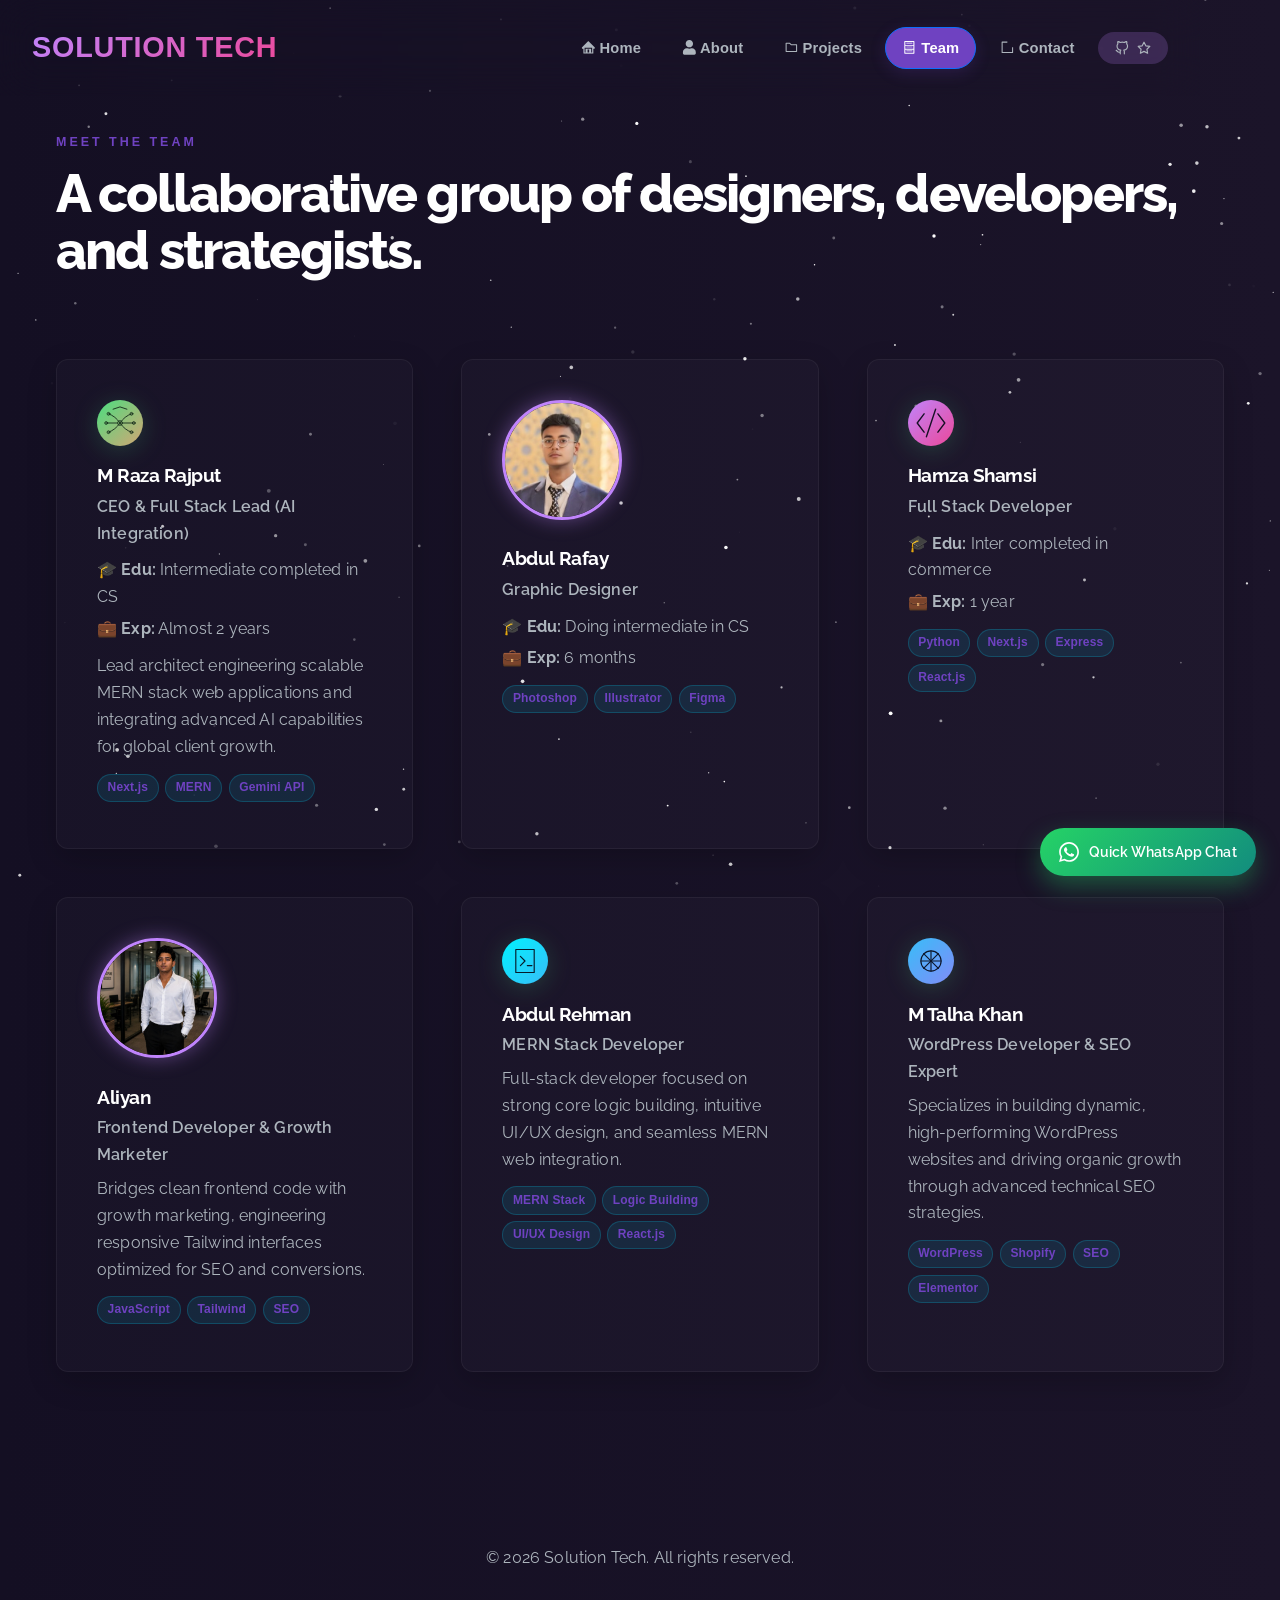
<file: team.html>
<!DOCTYPE html>
<html lang="en">
  <head>
    <meta charset="UTF-8" />
    <meta name="viewport" content="width=device-width, initial-scale=1.0" />
    <meta name="description" content="Meet the team behind Solution Tech." />
    <title>Solution Tech | Team</title>
    <link rel="stylesheet" href="main-v2.css" />
  </head>
  <body>
    <canvas id="particleCanvas"></canvas>
    <div class="aurora aurora-one"></div>
    <div class="aurora aurora-two"></div>
    <div class="cursor-glow" aria-hidden="true"></div>

    <header class="site-header">
      <a href="index.html" class="brand">
        <span class="brand-text">Solution Tech</span>
      </a>
      <button class="mobile-nav-toggle" aria-label="Toggle navigation menu">
        <svg width="24" height="24" viewBox="0 0 24 24" fill="none" stroke="currentColor" stroke-width="2" stroke-linecap="round" stroke-linejoin="round"><line x1="3" y1="12" x2="21" y2="12"></line><line x1="3" y1="6" x2="21" y2="6"></line><line x1="3" y1="18" x2="21" y2="18"></line></svg>
      </button>
      <nav class="site-nav" aria-label="Primary navigation">
        <a href="index.html"><svg stroke="currentColor" fill="currentColor" stroke-width="0" viewBox="0 0 1024 1024" height="1em" width="1em" xmlns="https://www.w3.org/2000/svg" style="margin-bottom: -2px;"><path d="M946.5 505L560.1 118.8l-25.9-25.9a31.5 31.5 0 0 0-44.4 0L77.5 505a63.9 63.9 0 0 0-18.8 46c.4 35.2 29.7 63.3 64.9 63.3h42.5V940h691.8V614.3h43.4c17.1 0 33.2-6.7 45.3-18.8a63.6 63.6 0 0 0 18.7-45.3c0-17-6.7-33.1-18.8-45.2zM568 868H456V664h112v204zM704 868V614.3H320V868h-72V536h528v332h-72z"></path></svg> Home</a>
        <a href="about.html"><svg stroke="currentColor" fill="currentColor" stroke-width="0" viewBox="0 0 448 512" height="1em" width="1em" xmlns="https://www.w3.org/2000/svg" style="margin-bottom: -2px;"><path d="M224 256c70.7 0 128-57.3 128-128S294.7 0 224 0 96 57.3 96 128s57.3 128 128 128zm89.6 32h-16.7c-22.2 10.2-46.9 16-72.9 16s-50.6-5.8-72.9-16h-16.7C60.2 288 0 348.2 0 422.4V464c0 26.5 21.5 48 48 48h352c26.5 0 48-21.5 48-48v-41.6c0-74.2-60.2-134.4-134.4-134.4z"></path></svg> About</a>
        <a href="projects.html"><svg stroke="currentColor" fill="currentColor" stroke-width="0" viewBox="0 0 1024 1024" height="1em" width="1em" xmlns="https://www.w3.org/2000/svg" style="margin-bottom: -2px;"><path d="M880 298.4H521L403.7 186.2a8.15 8.15 0 0 0-5.5-2.2H144c-17.7 0-32 14.3-32 32v592c0 17.7 14.3 32 32 32h736c17.7 0 32-14.3 32-32V330.4c0-17.7-14.3-32-32-32zM840 768H184V256h188.5l119.6 114.4H840V768z"></path></svg> Projects</a>
        <a href="team.html" class="active"><svg stroke="currentColor" fill="currentColor" stroke-width="0" viewBox="0 0 1024 1024" height="1em" width="1em" xmlns="https://www.w3.org/2000/svg" style="margin-bottom: -2px;"><path d="M832 64H192c-17.7 0-32 14.3-32 32v832c0 17.7 14.3 32 32 32h640c17.7 0 32-14.3 32-32V96c0-17.7-14.3-32-32-32zm-600 72h560v208H232V136zm560 480H232V408h560v208zm0 272H232V680h560v208zM304 240h416v-48H304v48zm0 272h416v-48H304v48zm0 272h416v-48H304v48z"></path></svg> Team</a>
        <a href="contact.html"><svg stroke="currentColor" fill="currentColor" stroke-width="0" viewBox="0 0 1024 1024" height="1em" width="1em" xmlns="https://www.w3.org/2000/svg" style="margin-bottom: -2px;"><path d="M904 512h-56c-4.4 0-8 3.6-8 8v320H184V184h320c4.4 0 8-3.6 8-8v-56c0-4.4-3.6-8-8-8H144c-17.7 0-32 14.3-32 32v736c0 17.7 14.3 32 32 32h736c17.7 0 32-14.3 32-32V520c0-4.4-3.6-8-8-8z"></path></svg> Contact</a>
        <a href="https://github.com/solution-tech1" target="_blank" class="fork-btn">
          <svg width="14" height="14" viewBox="0 0 24 24" fill="none" stroke="currentColor" stroke-width="2" stroke-linecap="round" stroke-linejoin="round"><path d="M9 19c-5 1.5-5-2.5-7-3m14 6v-3.87a3.37 3.37 0 0 0-.94-2.61c3.14-.35 6.44-1.54 6.44-7A5.44 5.44 0 0 0 20 4.77 5.07 5.07 0 0 0 19.91 1S18.73.65 16 2.48a13.38 13.38 0 0 0-7 0C6.27.65 5.09 1 5.09 1A5.07 5.07 0 0 0 5 4.77a5.44 5.44 0 0 0-1.5 3.78c0 5.42 3.3 6.61 6.44 7A3.37 3.37 0 0 0 9 18.13V22"></path></svg>
          <svg width="14" height="14" viewBox="0 0 24 24" fill="none" stroke="currentColor" stroke-width="2" stroke-linecap="round" stroke-linejoin="round"><polygon points="12 2 15.09 8.26 22 9.27 17 14.14 18.18 21.02 12 17.77 5.82 21.02 7 14.14 2 9.27 8.91 8.26 12 2"></polygon></svg>
        </a>
      </nav>
    </header>

    <main class="page-shell">
      <section class="reveal">
        <p class="eyebrow">Meet the Team</p>
        <h1 class="page-title">A collaborative group of designers, developers, and strategists.</h1>
      </section>

      <section class="team-grid reveal">
        <article class="team-card">
          <svg class="avatar-logo" viewBox="0 0 100 100" xmlns="https://www.w3.org/2000/svg">
            <defs>
              <linearGradient id="grad1" x1="0%" y1="0%" x2="100%" y2="100%">
                <stop offset="0%" style="stop-color:#4ade80;stop-opacity:1" />
                <stop offset="100%" style="stop-color:#d4a574;stop-opacity:1" />
              </linearGradient>
            </defs>
            <circle cx="50" cy="50" r="50" fill="url(#grad1)"/>
            <g fill="none" stroke="#0a1f13" stroke-width="2" stroke-linecap="round" stroke-linejoin="round" opacity="0.9">
              <circle cx="25" cy="30" r="3"/><circle cx="20" cy="50" r="3"/><circle cx="25" cy="70" r="3"/>
              <circle cx="75" cy="30" r="3"/><circle cx="80" cy="50" r="3"/><circle cx="75" cy="70" r="3"/>
              <circle cx="50" cy="50" r="5"/>
              <path d="M 25 30 Q 40 35 50 50"/><path d="M 20 50 L 45 50"/><path d="M 25 70 Q 40 65 50 50"/>
              <path d="M 75 30 Q 60 35 50 50"/><path d="M 80 50 L 55 50"/><path d="M 75 70 Q 60 65 50 50"/>
              <path d="M 35 20 L 50 15 L 65 20"/>
            </g>
          </svg>
          <h3>M Raza Rajput</h3>
          <p class="role">CEO & Full Stack Lead (AI Integration)</p>
          <div class="team-info" style="margin: 10px 0; font-size: 0.9em; color: var(--muted); text-align: left;">
            <p style="margin-bottom: 5px;">🎓 <strong>Edu:</strong> Intermediate completed in CS</p>
            <p style="margin-bottom: 5px;">💼 <strong>Exp:</strong> Almost 2 years</p>
          </div>
          <p>Lead architect engineering scalable MERN stack web applications and integrating advanced AI capabilities for global client growth.</p>
          <div class="team-skills">
            <span class="skill-tag">Next.js</span>
            <span class="skill-tag">MERN</span>
            <span class="skill-tag">Gemini API</span>
          </div>
        </article>

        <article class="team-card">
          <img src="assets/team/abdul_rafay.png" alt="Abdul Rafay" class="avatar-img"/>
          <h3>Abdul Rafay</h3>
          <p class="role">Graphic Designer</p>
          <div class="team-info" style="margin: 10px 0; font-size: 0.9em; color: var(--muted); text-align: left;">
            <p style="margin-bottom: 5px;">🎓 <strong>Edu:</strong> Doing intermediate in CS</p>
            <p style="margin-bottom: 5px;">💼 <strong>Exp:</strong> 6 months</p>
          </div>
          <p></p>
          <div class="team-skills">
            <span class="skill-tag">Photoshop</span>
            <span class="skill-tag">Illustrator</span>
            <span class="skill-tag">Figma</span>
          </div>
        </article>

        <article class="team-card">
          <svg class="avatar-logo" viewBox="0 0 100 100" xmlns="https://www.w3.org/2000/svg">
            <defs>
              <linearGradient id="grad3" x1="0%" y1="0%" x2="100%" y2="100%">
                <stop offset="0%" style="stop-color:#c084fc;stop-opacity:1" />
                <stop offset="100%" style="stop-color:#ec4899;stop-opacity:1" />
              </linearGradient>
            </defs>
            <circle cx="50" cy="50" r="50" fill="url(#grad3)"/>
            <g fill="none" stroke="#040714" stroke-width="3" stroke-linecap="round" stroke-linejoin="round" opacity="0.9">
              <path d="M 35 30 L 20 50 L 35 70" />
              <path d="M 65 30 L 80 50 L 65 70" />
              <line x1="60" y1="20" x2="40" y2="80" />
            </g>
          </svg>
          <h3>Hamza Shamsi</h3>
          <p class="role">Full Stack Developer</p>
          <div class="team-info" style="margin: 10px 0; font-size: 0.9em; color: var(--muted); text-align: left;">
            <p style="margin-bottom: 5px;">🎓 <strong>Edu:</strong> Inter completed in commerce</p>
            <p style="margin-bottom: 5px;">💼 <strong>Exp:</strong> 1 year</p>
          </div>
          <p></p>
          <div class="team-skills">
            <span class="skill-tag">Python</span>
            <span class="skill-tag">Next.js</span>
            <span class="skill-tag">Express</span>
            <span class="skill-tag">React.js</span>
          </div>
        </article>

        <article class="team-card">
          <img src="assets/team/aliyan.png" alt="Aliyan" class="avatar-img"/>
          <h3>Aliyan</h3>
          <p class="role">Frontend Developer & Growth Marketer</p>
          <p>Bridges clean frontend code with growth marketing, engineering responsive Tailwind interfaces optimized for SEO and conversions.</p>
          <div class="team-skills">
            <span class="skill-tag">JavaScript</span>
            <span class="skill-tag">Tailwind</span>
            <span class="skill-tag">SEO</span>
          </div>
        </article>

        <article class="team-card">
          <svg class="avatar-logo" viewBox="0 0 100 100" xmlns="https://www.w3.org/2000/svg">
            <defs>
              <linearGradient id="grad5" x1="0%" y1="0%" x2="100%" y2="100%">
                <stop offset="0%" style="stop-color:#00f2fe;stop-opacity:1" />
                <stop offset="100%" style="stop-color:#38bdf8;stop-opacity:1" />
              </linearGradient>
            </defs>
            <circle cx="50" cy="50" r="50" fill="url(#grad5)"/>
            <g fill="none" stroke="#040714" stroke-width="2.5" stroke-linecap="round" stroke-linejoin="round" opacity="0.9">
              <path d="M30 25 L70 25 L70 75 L30 75 Z" rx="6" />
              <path d="M40 40 L50 50 L40 60" />
              <path d="M55 60 L65 60" />
            </g>
          </svg>
          <h3>Abdul Rehman</h3>
          <p class="role">MERN Stack Developer</p>
          <p>Full-stack developer focused on strong core logic building, intuitive UI/UX design, and seamless MERN web integration.</p>
          <div class="team-skills">
            <span class="skill-tag">MERN Stack</span>
            <span class="skill-tag">Logic Building</span>
            <span class="skill-tag">UI/UX Design</span>
            <span class="skill-tag">React.js</span>
          </div>
        </article>
        <article class="team-card">
          <svg class="avatar-logo" viewBox="0 0 100 100" xmlns="https://www.w3.org/2000/svg">
            <defs>
              <linearGradient id="grad6" x1="0%" y1="0%" x2="100%" y2="100%">
                <stop offset="0%" style="stop-color:#38bdf8;stop-opacity:1" />
                <stop offset="100%" style="stop-color:#818cf8;stop-opacity:1" />
              </linearGradient>
            </defs>
            <circle cx="50" cy="50" r="50" fill="url(#grad6)"/>
            <g fill="none" stroke="#040714" stroke-width="2.5" stroke-linecap="round" stroke-linejoin="round" opacity="0.9">
              <circle cx="50" cy="50" r="22" />
              <path d="M50 28 L50 72 M28 50 L72 50" />
              <path d="M34 34 L66 66 M34 66 L66 34" />
            </g>
          </svg>
          <h3>M Talha Khan</h3>
          <p class="role">WordPress Developer & SEO Expert</p>
          <p>Specializes in building dynamic, high-performing WordPress websites and driving organic growth through advanced technical SEO strategies.</p>
          <div class="team-skills">
            <span class="skill-tag">WordPress</span>
            <span class="skill-tag">Shopify</span>
            <span class="skill-tag">SEO</span>
            <span class="skill-tag">Elementor</span>
          </div>
        </article>
      </section>
    </main>

    <footer class="site-footer">
      <p>© <span id="year"></span> Solution Tech. All rights reserved.</p>
    </footer>

    <!-- Floating WhatsApp Button -->
    <a href="https://wa.me/923292179603?text=Hi%20Solution%20Tech,%20I%20want%20to%20discuss%20a%20project" target="_blank" class="whatsapp-float" aria-label="Chat on WhatsApp">
      <svg class="whatsapp-icon" viewBox="0 0 24 24">
        <path d="M.057 24l1.687-6.163c-1.041-1.804-1.588-3.849-1.587-5.946.003-6.556 5.338-11.891 11.893-11.891 3.181.001 6.167 1.24 8.413 3.488 2.245 2.248 3.481 5.236 3.48 8.414-.003 6.557-5.338 11.892-11.893 11.892-1.99-.001-3.951-.5-5.688-1.448l-6.305 1.654zm6.597-3.807c1.676.995 3.276 1.591 5.392 1.592 5.448 0 9.886-4.434 9.889-9.885.002-5.462-4.415-9.89-9.881-9.892-5.452 0-9.887 4.434-9.889 9.884-.001 2.225.651 3.891 1.746 5.634l-.999 3.648 3.742-.981zm11.387-5.464c-.074-.124-.272-.198-.57-.347-.297-.149-1.758-.868-2.031-.967-.272-.099-.47-.149-.669.149-.198.297-.768.967-.941 1.165-.173.198-.347.223-.644.074-.297-.149-1.255-.462-2.39-1.475-.883-.788-1.48-1.761-1.653-2.059-.173-.297-.018-.458.13-.606.134-.133.297-.347.446-.521.151-.172.2-.296.3-.495.099-.198.05-.372-.025-.521-.075-.148-.669-1.611-.916-2.206-.242-.579-.487-.501-.669-.51l-.57-.01c-.198 0-.52.074-.792.372s-1.04 1.016-1.04 2.479 1.065 2.876 1.213 3.074c.149.198 2.095 3.2 5.076 4.487.709.306 1.263.489 1.694.626.712.226 1.36.194 1.872.118.571-.085 1.758-.719 2.006-1.413.248-.695.248-1.29.173-1.414z"/>
      </svg>
      <span>Quick WhatsApp Chat</span>
    </a>

    <script src="app.js"></script>
  </body>
</html>
</file>
<file: main-v2.css>
@import url('https://fonts.googleapis.com/css2?family=Raleway:wght@300;400;500;600;700;800&display=swap');

:root {
  color-scheme: dark;
  --bg: #140f23;
  --bg-soft: rgba(255, 255, 255, 0.05);
  --panel: rgba(255, 255, 255, 0.03);
  --text: #ffffff;
  --muted: #adb5bd;
  --accent: #6f42c1;
  --accent-strong: #0d6efd;
  --accent-purple: #6f42c1;
  --border: rgba(255, 255, 255, 0.1);
  --border-glow: rgba(111, 66, 193, 0.2);
  --shadow: 0 10px 30px rgba(0, 0, 0, 0.4);
  --max-width: 1200px;
}

* {
  box-sizing: border-box;
  margin: 0;
  padding: 0;
}

html {
  scroll-behavior: smooth;
}

/* --- Smooth Custom Scrollbar --- */
::-webkit-scrollbar {
  width: 10px;
}
::-webkit-scrollbar-track {
  background: #030509;
}
::-webkit-scrollbar-thumb {
  background: linear-gradient(180deg, var(--accent), var(--accent-strong));
  border-radius: 999px;
  border: 2px solid var(--bg);
}
::-webkit-scrollbar-thumb:hover {
  background: var(--accent);
}

/* --- Smooth Reveal Animations --- */
.reveal {
  opacity: 0;
  transform: translateY(28px);
  transition: opacity 0.75s cubic-bezier(0.16, 1, 0.3, 1), transform 0.75s cubic-bezier(0.16, 1, 0.3, 1);
  will-change: opacity, transform;
}

.reveal.visible {
  opacity: 1;
  transform: translateY(0);
}

.hero-card,
.info-card,
.detail-card,
.project-card,
.team-card,
.contact-card {
  background: transparent;
  border: none;
  border: 1px solid var(--border);
  box-shadow: none;
  border-radius: 0;
  padding: 1.8rem 0.5rem;
  transition: transform 0.4s ease, border-color 0.4s ease;
}

.hero-card:hover,
.info-card:hover,
.detail-card:hover,
.project-card:hover,
.team-card:hover,
.contact-card:hover {
  transform: translateY(-4px);
  border-bottom-color: #00f2fe;
  background: transparent;
  box-shadow: none;
}

body {
  font-family: 'Raleway', system-ui, -apple-system, sans-serif;
  letter-spacing: 0.01em;
  -webkit-font-smoothing: antialiased;
  text-rendering: optimizeLegibility;
  padding-bottom: 1rem;
  background-image: linear-gradient(270deg, #1b1429, #140f23);
  color: var(--text);
  min-height: 100vh;
  line-height: 1.65;
  overflow-x: hidden;
  position: relative;
}

body::before,
body::after {
  content: none;
}

#particleCanvas {
  position: fixed;
  inset: 0;
  width: 100vw;
  height: 100vh;
  pointer-events: none;
  z-index: 0;
}

.aurora {
  display: none;
}

.aurora-one {
  width: 320px;
  height: 320px;
  background: rgba(0, 216, 255, 0.14);
  top: -8%;
  right: 6%;
}

.aurora-two {
  width: 360px;
  height: 360px;
  background: rgba(255, 94, 153, 0.1);
  bottom: -10%;
  left: -6%;
  animation-delay: 1.8s;
}

.cursor-glow {
  display: none;
}

.site-header,
.page-shell,
.site-footer {
  position: relative;
  z-index: 1;
}

.site-header {
  display: flex;
  justify-content: space-between;
  align-items: center;
  gap: 2rem;
  padding: 1rem 2.5rem;
  margin: 1.2rem auto 0;
  width: 100%;
  max-width: var(--max-width);
  position: sticky;
  top: 1.1rem;
  z-index: 100;
  border-radius: 999px;
  backdrop-filter: blur(22px);
  -webkit-backdrop-filter: blur(22px);
  background: rgba(6, 10, 20, 0.9);
  border: 1px solid rgba(0, 242, 254, 0.35);
  box-shadow: 0 20px 50px rgba(0, 0, 0, 0.6), 0 0 35px rgba(0, 242, 254, 0.2), inset 0 1px 0 rgba(255, 255, 255, 0.18);
  transition: all 0.35s cubic-bezier(0.16, 1, 0.3, 1);
}

.brand {
  display: inline-flex;
  align-items: center;
  gap: 0.75rem;
  font-weight: 800;
  letter-spacing: 0.05em;
  text-transform: uppercase;
  color: var(--text);
  text-decoration: none;
  font-size: 0.98rem;
  font-family: 'Space Grotesk', 'Outfit', sans-serif;
}

.brand-logo {
  width: 38px;
  height: 38px;
  object-fit: contain;
  border-radius: 10px;
  box-shadow: 0 6px 18px rgba(0, 242, 254, 0.3);
  transition: transform 0.3s ease;
}

.brand:hover .brand-logo {
  transform: rotate(-8deg) scale(1.1);
}

.site-nav {
  display: flex;
  align-items: center;
  gap: 0.4rem;
}

.site-nav a {
  color: var(--muted);
  text-decoration: none;
  padding: 0.5rem 1rem;
  border-radius: 999px;
  font-size: 0.92rem;
  font-weight: 600;
  font-family: 'Plus Jakarta Sans', sans-serif;
  transition: all 0.25s cubic-bezier(0.16, 1, 0.3, 1);
  border: 1px solid transparent;
}

.site-nav a:hover {
  color: var(--text);
  background: rgba(255, 255, 255, 0.08);
  border-color: rgba(0, 242, 254, 0.2);
  transform: translateY(-1px);
}

.site-nav a.active {
  color: #ffffff;
  background: var(--accent);
  border-color: var(--accent-strong);
  box-shadow: 0 4px 16px var(--border-glow);
}

.page-shell {
  width: min(var(--max-width), calc(100% - 2rem));
  margin: 0 auto;
  padding: 2.4rem 0 3rem;
  max-width: 100%;
}

.hero {
  display: grid;
  grid-template-columns: 1.15fr 0.85fr;
  gap: 2rem;
  align-items: center;
  min-height: 78vh;
  padding: 1rem 0 2rem;
  width: 100%;
}

.eyebrow,
.card-badge,
.project-tag,
.skill-tag {
  font-family: 'Space Grotesk', 'Plus Jakarta Sans', sans-serif;
  font-weight: 600;
}

.eyebrow {
  display: inline-block;
  font-size: 0.78rem;
  text-transform: uppercase;
  letter-spacing: 0.24em;
  color: var(--accent);
  margin-bottom: 0.8rem;
}

.hero h1,
.page-title {
  font-family: 'Raleway', sans-serif;
  font-size: clamp(2.1rem, 4.2vw, 3.3rem);
  line-height: 1.08;
  margin-bottom: 1rem;
  font-weight: 800;
  letter-spacing: -0.035em;
  color: #ffffff;
}

h1,
h2,
h3,
h4 {
  font-family: 'Raleway', sans-serif;
  font-weight: 700;
  letter-spacing: -0.025em;
}

p {
  font-size: 1rem;
  font-weight: 400;
}

.hero-text,
.info-card p,
.detail-card p,
.project-card p,
.team-card p,
.contact-card p,
.contact-card textarea,
.contact-card input {
  color: var(--muted);
  font-size: 1.02rem;
}

.hero-actions {
  display: flex;
  gap: 1rem;
  margin: 1.4rem 0 1.2rem;
  flex-wrap: wrap;
}

.btn {
  display: inline-flex;
  align-items: center;
  justify-content: center;
  padding: 0.9rem 1.3rem;
  min-height: 46px;
  border-radius: 999px;
  text-decoration: none;
  font-weight: 600;
  border: 1px solid transparent;
  transition: transform 0.22s ease, box-shadow 0.22s ease, border-color 0.22s ease, background 0.22s ease, filter 0.22s ease;
  will-change: transform, box-shadow;
}

.btn:hover {
  transform: translateY(-2px) scale(1.01);
  box-shadow: 0 10px 24px rgba(0, 216, 255, 0.16);
  filter: brightness(1.03);
}

.btn:focus-visible {
  outline: 2px solid rgba(0, 216, 255, 0.4);
  outline-offset: 3px;
}

.btn-primary {
  background: var(--accent);
  color: #ffffff;
  font-weight: 700;
  border: none;
  box-shadow: 0 8px 25px var(--border-glow);
}

.btn-primary:hover {
  background: var(--accent-strong);
}

.btn-secondary {
  border-color: var(--border);
  color: var(--text);
  background: rgba(255, 255, 255, 0.04);
}

.btn-secondary:hover {
  background: rgba(255, 255, 255, 0.08);
  border-color: var(--accent);
}

@keyframes buttonPulse {
  0%, 100% {
    box-shadow: 0 0 16px var(--border-glow);
  }
  50% {
    box-shadow: 0 0 24px rgba(111, 66, 193, 0.4);
  }
}

.hero-card,
.info-card,
.detail-card,
.project-card,
.team-card,
.contact-card {
  background: var(--panel);
  border: 1px solid var(--border);
  box-shadow: var(--shadow);
  border-radius: 24px;
  backdrop-filter: blur(16px);
  transition: transform 0.3s ease, box-shadow 0.3s ease, border-color 0.3s ease, background 0.3s ease;
}

.hero-card {
  padding: 1.7rem;
}

.hero-visual-card {
  padding: 0;
  overflow: hidden;
}

.hero-visual {
  display: block;
  width: 100%;
  height: 260px;
  object-fit: cover;
  border-bottom: 1px solid rgba(255, 255, 255, 0.08);
  filter: saturate(1.1) contrast(1.05);
}

.hero-visual-card {
  box-shadow: 0 20px 45px rgba(0, 0, 0, 0.35), 0 0 28px rgba(0, 216, 255, 0.12);
}

.hero-card-content {
  padding: 1.7rem;
}

.card-badge {
  display: inline-block;
  font-size: 0.76rem;
  text-transform: uppercase;
  letter-spacing: 0.22em;
  color: var(--accent);
  margin-bottom: 0.8rem;
}

.card-icon,
.project-icon,
.feature-icon {
  display: inline-flex;
  align-items: center;
  justify-content: center;
  width: 2.6rem;
  height: 2.6rem;
  border-radius: 14px;
  background: linear-gradient(135deg, rgba(0, 242, 254, 0.22), rgba(255, 0, 127, 0.22));
  border: 1px solid rgba(0, 242, 254, 0.4);
  color: #ffffff;
  box-shadow: 0 6px 18px rgba(0, 0, 0, 0.35), inset 0 1px 0 rgba(255, 255, 255, 0.35);
  font-size: 1.25rem;
  flex-shrink: 0;
  transition: transform 0.35s cubic-bezier(0.34, 1.56, 0.64, 1), border-color 0.35s ease, box-shadow 0.35s ease;
}

.project-card:hover .project-icon {
  transform: scale(1.18) rotate(-6deg);
  border-color: #00f2fe;
  box-shadow: 0 8px 22px rgba(0, 242, 254, 0.45), inset 0 1px 0 rgba(255, 255, 255, 0.5);
}

.card-media {
  display: block;
  width: 100%;
  height: 180px;
  object-fit: cover;
  border-radius: 16px;
  margin-bottom: 1rem;
  border: 1px solid rgba(255,255,255,0.08);
  filter: saturate(1.04) contrast(1.03) brightness(0.95);
}

.hero-card h3,
.info-card h3,
.project-card h3 {
  display: flex;
  align-items: center;
  gap: 0.6rem;
}

.feature-list {
  list-style: none;
  display: grid;
  gap: 0.75rem;
  margin-top: 1rem;
}

.feature-list li {
  padding-left: 1rem;
  position: relative;
}

.feature-list li::before {
  content: "✦";
  position: absolute;
  left: 0;
  color: var(--accent);
  font-size: 0.9rem;
}

.info-grid,
.project-grid,
.team-grid,
.stats-grid,
.services-grid,
.process-grid,
.testimonial-grid {
  display: grid;
  gap: 1.1rem;
  margin-top: 1.2rem;
}

.info-grid {
  grid-template-columns: repeat(3, minmax(0, 1fr));
}

.stats-grid {
  grid-template-columns: repeat(4, minmax(0, 1fr));
}

.services-grid {
  grid-template-columns: repeat(2, minmax(0, 1fr));
}

.process-grid {
  grid-template-columns: repeat(4, minmax(0, 1fr));
}

.testimonial-grid {
  grid-template-columns: repeat(2, minmax(0, 1fr));
}

.project-grid {
  grid-template-columns: repeat(auto-fit, minmax(280px, 1fr));
  align-items: stretch;
}

.team-grid {
  grid-template-columns: repeat(3, minmax(0, 1fr));
}

.info-card,
.project-card,
.team-card,
.detail-card,
.stat-card,
.service-card,
.process-card,
.testimonial-card {
  padding: 1.3rem;
  transition: transform 0.2s ease, border-color 0.2s ease;
}

.info-card:hover,
.project-card:hover,
.team-card:hover,
.detail-card:hover,
.stat-card:hover,
.service-card:hover,
.process-card:hover,
.testimonial-card:hover {
  transform: translateY(-3px);
  border-color: rgba(99, 231, 163, 0.38);
  box-shadow: 0 12px 32px rgba(0, 0, 0, 0.24), 0 0 20px rgba(99, 231, 163, 0.1), inset 0 1px 0 rgba(99, 231, 163, 0.16);
  background: rgba(0, 216, 255, 0.05);
}

.section-block,
.projects-intro,
.cta-banner {
  padding: 1.2rem 1.25rem 1.3rem;
  border: 1px solid var(--border);
  border-radius: 24px;
  background: linear-gradient(135deg, rgba(0, 216, 255, 0.14), rgba(255, 94, 153, 0.1));
  box-shadow: var(--shadow);
  margin-top: 1.4rem;
}

.section-header {
  margin-bottom: 0.7rem;
}

.section-header h2 {
  font-size: clamp(1.4rem, 2vw, 1.8rem);
}

.stat-card {
  text-align: center;
}

.stat-card strong {
  display: block;
  font-size: 1.5rem;
  color: var(--accent);
  margin-bottom: 0.25rem;
}

.service-card,
.process-card,
.testimonial-card {
  position: relative;
}

.process-card span {
  display: inline-block;
  font-size: 0.8rem;
  font-weight: 700;
  color: var(--accent);
  margin-bottom: 0.5rem;
  letter-spacing: 0.2em;
  text-transform: uppercase;
}

.testimonial-card p {
  margin-bottom: 0.8rem;
  font-style: italic;
}

.cta-banner {
  display: flex;
  align-items: center;
  justify-content: space-between;
  gap: 1rem;
  background: linear-gradient(135deg, rgba(0, 216, 255, 0.18), rgba(255, 94, 153, 0.14));
}

.projects-badges {
  display: flex;
  flex-wrap: wrap;
  gap: 0.55rem;
  margin-top: 1rem;
}

.project-pill {
  display: inline-flex;
  align-items: center;
  padding: 0.38rem 0.7rem;
  border-radius: 999px;
  font-size: 0.78rem;
  letter-spacing: 0.12em;
  text-transform: uppercase;
  color: var(--accent);
  background: rgba(0, 216, 255, 0.12);
  border: 1px solid rgba(0, 216, 255, 0.2);
}

.project-card {
  position: relative;
  overflow: hidden;
  display: flex;
  flex-direction: column;
  gap: 0.75rem;
  min-height: 100%;
}

.project-media-wrap {
  padding: 0.6rem;
  border-radius: 22px;
  background: linear-gradient(135deg, rgba(0,216,255,0.14), rgba(255,94,153,0.12));
  border: 1px solid rgba(255,255,255,0.1);
  margin-bottom: 0.55rem;
}

.project-media {
  display: block;
  width: 100%;
  height: 210px;
  object-fit: cover;
  border-radius: 16px;
  border: 1px solid rgba(255,255,255,0.12);
  box-shadow: 0 14px 30px rgba(0, 0, 0, 0.28), inset 0 1px 0 rgba(255,255,255,0.06);
  background: linear-gradient(135deg, rgba(0,216,255,0.08), rgba(255,94,153,0.08));
}

.project-card-featured {
  padding: 1rem;
}

.project-tech {
  font-size: 0.9rem;
  color: var(--muted);
  margin: 0.45rem 0 0.2rem;
  line-height: 1.6;
}

.project-tech strong {
  color: var(--text);
}

.project-card::before {
  content: "";
  position: absolute;
  inset: 0;
  background: linear-gradient(135deg, rgba(0, 216, 255, 0.14), transparent 45%, rgba(255, 94, 153, 0.12));
  pointer-events: none;
}

.project-card > * {
  position: relative;
  z-index: 1;
}

.project-tag {
  display: inline-block;
  font-size: 0.78rem;
  letter-spacing: 0.2em;
  text-transform: uppercase;
  color: var(--accent);
  margin-bottom: 0.2rem;
}

.project-card h3 {
  font-size: 1.08rem;
}

.project-card p {
  font-size: 0.95rem;
}

.project-card .project-link {
  margin-top: auto;
  font-weight: 600;
  color: var(--text);
  text-decoration: none;
  display: inline-flex;
  align-items: center;
  gap: 0.4rem;
  padding: 0.7rem 0.95rem;
  border-radius: 999px;
  background: linear-gradient(135deg, rgba(0,216,255,0.16), rgba(255,94,153,0.16));
  border: 1px solid rgba(255,255,255,0.12);
  width: fit-content;
  transition: transform 0.2s ease, box-shadow 0.2s ease, background 0.2s ease;
}

.project-card .project-link:hover {
  color: var(--accent-strong);
  transform: translateY(-2px);
  box-shadow: 0 8px 20px rgba(0, 0, 0, 0.2);
  background: linear-gradient(135deg, rgba(0,216,255,0.22), rgba(255,94,153,0.22));
}

.project-meta {
  margin-top: 0.95rem;
  color: var(--accent);
  font-size: 0.92rem;
}

.avatar {
  width: 46px;
  height: 46px;
  border-radius: 50%;
  display: grid;
  place-items: center;
  background: linear-gradient(135deg, var(--accent), var(--accent-strong));
  color: #07111d;
  font-weight: 700;
  margin-bottom: 0.9rem;
}

.avatar-logo {
  width: 46px;
  height: 46px;
  margin-bottom: 0.9rem;
  display: block;
  filter: drop-shadow(0 4px 12px rgba(74, 222, 128, 0.2));
  transition: transform 0.3s ease, filter 0.3s ease;
}

.team-card:hover .avatar-logo {
  transform: scale(1.1);
  filter: drop-shadow(0 6px 16px rgba(74, 222, 128, 0.25));
}

.role {
  color: var(--accent);
  margin: 0.15rem 0 0.45rem;
  font-weight: 600;
}

.detail-section {
  display: grid;
  gap: 1.2rem;
  grid-template-columns: 1.15fr 0.85fr;
  margin-top: 1rem;
}

.contact-card {
  padding: 1.4rem;
}

form {
  display: grid;
  gap: 1rem;
}

select {
  width: 100%;
  padding: 0.88rem 1rem;
  border-radius: 14px;
  border: 1px solid var(--border);
  background: rgba(15, 23, 42, 0.95);
  color: var(--text);
  font: inherit;
  font-size: 0.98rem;
  transition: border-color 0.2s ease, box-shadow 0.2s ease;
  cursor: pointer;
}

select:focus {
  outline: 2px solid rgba(0, 242, 254, 0.28);
  border-color: var(--accent);
  box-shadow: 0 0 0 4px rgba(0, 242, 254, 0.12);
}

.contact-info-block {
  display: flex;
  flex-direction: column;
  gap: 1.1rem;
  margin-top: 1rem;
}

.contact-info-item {
  display: flex;
  align-items: flex-start;
  gap: 1rem;
  padding: 1.1rem;
  border-radius: 18px;
  background: rgba(255, 255, 255, 0.03);
  border: 1px solid rgba(0, 242, 254, 0.18);
  transition: transform 0.3s ease, border-color 0.3s ease, box-shadow 0.3s ease;
}

.contact-info-item:hover {
  transform: translateY(-3px);
  border-color: #00f2fe;
  box-shadow: 0 10px 24px rgba(0, 0, 0, 0.3), 0 0 16px rgba(0, 242, 254, 0.15);
}

input,
textarea {
  width: 100%;
  padding: 0.88rem 1rem;
  border-radius: 14px;
  border: 1px solid var(--border);
  background: rgba(255,255,255,0.05);
  color: var(--text);
  font: inherit;
  font-size: 0.98rem;
  transition: border-color 0.2s ease, box-shadow 0.2s ease, background 0.2s ease;
}

input:focus,
textarea:focus {
  outline: 2px solid rgba(125,211,252,0.28);
  border-color: var(--accent);
  box-shadow: 0 0 0 4px rgba(0, 216, 255, 0.12);
  background: rgba(255,255,255,0.07);
}

.site-footer {
  padding: 0.8rem 0 2rem;
  color: var(--muted);
  text-align: center;
  width: min(var(--max-width), calc(100% - 2rem));
  margin: 0 auto;
}

.form-status {
  min-height: 1.2rem;
  margin-bottom: 0.8rem;
  font-size: 0.94rem;
  color: var(--muted);
}

.form-status.loading {
  color: var(--accent);
}

.form-status.success {
  color: #7cf2b4;
}

.form-status.error {
  color: #ff8a8a;
}

.btn:disabled {
  opacity: 0.75;
  cursor: wait;
}

.reveal {
  opacity: 0;
  transform: translateY(18px);
  transition: opacity 0.65s ease, transform 0.65s ease;
  will-change: opacity, transform;
}

.reveal.visible {
  opacity: 1;
  transform: translateY(0);
}

@keyframes driftGlow {
  0% { 
    transform: translate3d(0, 0, 0) scale(1);
    filter: blur(70px) brightness(0.9);
  }
  50% { 
    transform: translate3d(15px, -25px, 0) scale(1.08);
    filter: blur(70px) brightness(1.1);
  }
  100% { 
    transform: translate3d(0, 0, 0) scale(1);
    filter: blur(70px) brightness(0.9);
  }
}

@keyframes pulseAurora {
  0%, 100% { 
    transform: scale(1) rotate(0deg); 
    opacity: 0.28; 
  }
  25% { 
    transform: scale(1.1) rotate(90deg); 
    opacity: 0.35; 
  }
  50% { 
    transform: scale(1.15) rotate(180deg); 
    opacity: 0.32; 
  }
  75% { 
    transform: scale(1.1) rotate(270deg); 
    opacity: 0.35; 
  }
}

@keyframes neonFlicker {
  0%, 100% { 
    box-shadow: 0 0 10px rgba(0, 216, 255, 0.3), 0 0 20px rgba(255, 94, 153, 0.12);
  }
  50% { 
    box-shadow: 0 0 20px rgba(0, 216, 255, 0.45), 0 0 30px rgba(255, 94, 153, 0.2);
  }
}

@keyframes floatingParticle {
  0% { 
    transform: translateY(0) translateX(0);
    opacity: 0;
  }
  10% {
    opacity: 1;
  }
  90% {
    opacity: 1;
  }
  100% { 
    transform: translateY(-100px) translateX(50px);
    opacity: 0;
  }
}

@media (max-width: 900px) {
  .hero,
  .detail-section,
  .info-grid,
  .project-grid,
  .team-grid,
  .stats-grid,
  .services-grid,
  .process-grid,
  .testimonial-grid {
    grid-template-columns: 1fr;
  }

  .hero {
    min-height: auto;
    padding-top: 1.2rem;
  }

  .hero-visual {
    height: 220px;
  }

  .cta-banner {
    flex-direction: column;
    align-items: flex-start;
  }
}

@media (max-width: 640px) {
  .site-header {
    flex-direction: column;
    gap: 0.7rem;
    padding: 0.95rem 1rem;
    border-radius: 20px;
    top: 0.5rem;
  }

  .brand {
    justify-content: center;
    width: 100%;
  }

  .site-nav {
    justify-content: center;
    gap: 0.2rem;
    width: 100%;
  }

  .site-nav a {
    padding: 0.42rem 0.68rem;
    font-size: 0.93rem;
  }

  .page-shell {
    padding-top: 1.4rem;
    width: min(var(--max-width), calc(100% - 1.2rem));
  }

  .hero-actions {
    flex-direction: column;
    align-items: stretch;
  }

  .btn {
    width: 100%;
  }

  .hero-card,
  .info-card,
  .detail-card,
  .project-card,
  .team-card,
  .contact-card,
  .stat-card,
  .service-card,
  .process-card,
  .testimonial-card,
  .section-block,
  .projects-intro,
  .cta-banner {
    border-radius: 20px;
  }

  .cursor-glow {
    display: none;
  }
}

/* ==========================================================================
   NEW ENHANCEMENTS: Tech Marquee, Project Filters, Case Study Modal, Floating WA
   ========================================================================== */

/* --- 3D Tech Marquee Ticker --- */
.tech-marquee-section {
  margin-top: 2.2rem;
  padding: 1.6rem 0;
  overflow: hidden;
  border-top: 1px solid rgba(0, 242, 254, 0.3);
  border-bottom: 1px solid rgba(255, 0, 127, 0.3);
  background: linear-gradient(135deg, rgba(6, 11, 24, 0.7), rgba(12, 18, 36, 0.7));
  backdrop-filter: blur(4px);
  border-radius: 28px;
  position: relative;
  box-shadow: inset 0 1px 0 rgba(255, 255, 255, 0.1), 0 12px 40px rgba(0, 0, 0, 0.5);
}

.tech-marquee-track {
  display: flex;
  gap: 2rem;
  width: max-content;
  align-items: center;
  perspective: 1000px;
  animation: marqueeScroll 24s linear infinite;
}

.tech-marquee-track:hover {
  animation-play-state: paused;
}

.tech-tag-pill {
  position: relative;
  display: inline-flex;
  align-items: center;
  justify-content: center;
  padding: 0 1.5rem;
  width: auto;
  min-width: 70px;
  height: 70px;
  border-radius: 22px;
  background: linear-gradient(135deg, rgba(255, 255, 255, 0.08), rgba(255, 255, 255, 0.02));
  border: 1px solid rgba(0, 242, 254, 0.3);
  box-shadow: 0 10px 25px rgba(0, 0, 0, 0.4), inset 0 1px 0 rgba(255, 255, 255, 0.25), 0 0 15px rgba(0, 242, 254, 0.1);
  transition: all 0.35s cubic-bezier(0.34, 1.56, 0.64, 1);
  cursor: pointer;
  flex-shrink: 0;
  transform-style: preserve-3d;
}

/* Hover Tooltip Badge for Technology Names */
.tech-tag-pill::after {
  content: attr(title);
  position: absolute;
  bottom: calc(100% + 12px);
  left: 50%;
  transform: translateX(-50%) translateY(8px) scale(0.85);
  background: #0b0f1e;
  color: #38bdf8;
  border: 1.5px solid #c084fc;
  font-family: system-ui, -apple-system, sans-serif;
  font-size: 0.82rem;
  font-weight: 700;
  padding: 0.4rem 0.85rem;
  border-radius: 8px;
  white-space: nowrap;
  pointer-events: none;
  opacity: 0;
  visibility: hidden;
  box-shadow: 0 8px 24px rgba(192, 132, 252, 0.5);
  transition: all 0.25s cubic-bezier(0.16, 1, 0.3, 1);
  z-index: 100;
}

.tech-tag-pill:hover::after {
  opacity: 1;
  visibility: visible;
  transform: translateX(-50%) translateY(0) scale(1);
}

.tech-tag-pill svg {
  width: 38px;
  height: 38px;
  filter: drop-shadow(0 6px 12px rgba(0, 0, 0, 0.4));
  transition: transform 0.35s ease, filter 0.35s ease;
}

.tech-tag-pill:hover {
  border-color: #00f2fe;
  transform: translateY(-8px) scale(1.18);
  background: linear-gradient(135deg, rgba(0, 242, 254, 0.25), rgba(255, 0, 127, 0.2));
  box-shadow: 0 20px 40px rgba(0, 242, 254, 0.4), 0 0 25px rgba(255, 0, 127, 0.3), inset 0 1px 0 rgba(255, 255, 255, 0.4);
}

.tech-tag-pill:hover svg {
  transform: scale(1.1);
  filter: drop-shadow(0 10px 20px rgba(0, 242, 254, 0.6));
}

@keyframes marqueeScroll {
  0% { transform: translateX(0); }
  100% { transform: translateX(-50%); }
}

/* --- Project Category Filters --- */
.filter-bar {
  display: flex;
  flex-wrap: wrap;
  gap: 0.6rem;
  margin: 1.5rem 0 2rem;
  justify-content: center;
}

.filter-btn {
  padding: 0.55rem 1.2rem;
  border-radius: 999px;
  border: 1px solid var(--border);
  background: rgba(255, 255, 255, 0.04);
  color: var(--muted);
  font-size: 0.9rem;
  font-weight: 600;
  cursor: pointer;
  transition: all 0.25s ease;
}

.filter-btn:hover {
  color: var(--text);
  background: rgba(255, 255, 255, 0.08);
  border-color: rgba(0, 216, 255, 0.3);
}

.filter-btn.active {
  color: #051018;
  background: linear-gradient(135deg, #00d8ff, #ff5e99);
  border-color: transparent;
  box-shadow: 0 0 16px rgba(0, 216, 255, 0.3);
}

/* --- Case Study Modal --- */
.modal-overlay {
  position: fixed;
  inset: 0;
  background: rgba(4, 7, 14, 0.85);
  backdrop-filter: blur(12px);
  z-index: 999;
  display: grid;
  place-items: center;
  padding: 1.5rem;
  opacity: 0;
  visibility: hidden;
  transition: opacity 0.3s ease, visibility 0.3s ease;
}

.modal-overlay.active {
  opacity: 1;
  visibility: visible;
}

.modal-card {
  background: linear-gradient(135deg, rgba(12, 18, 32, 0.98), rgba(20, 28, 48, 0.98));
  border: 1px solid var(--border);
  box-shadow: 0 25px 60px rgba(0, 0, 0, 0.6), 0 0 30px rgba(0, 216, 255, 0.15);
  border-radius: 24px;
  width: min(720px, 100%);
  max-height: 88vh;
  overflow-y: auto;
  padding: 2rem;
  position: relative;
  transform: translateY(20px) scale(0.96);
  transition: transform 0.3s cubic-bezier(0.16, 1, 0.3, 1);
}

.modal-overlay.active .modal-card {
  transform: translateY(0) scale(1);
}

.modal-close {
  position: absolute;
  top: 1.2rem;
  right: 1.2rem;
  width: 36px;
  height: 36px;
  border-radius: 50%;
  border: 1px solid rgba(255, 255, 255, 0.15);
  background: rgba(255, 255, 255, 0.06);
  color: var(--text);
  font-size: 1.2rem;
  display: grid;
  place-items: center;
  cursor: pointer;
  transition: all 0.2s ease;
}

.modal-close:hover {
  background: rgba(255, 94, 153, 0.25);
  border-color: var(--accent-strong);
  color: #fff;
}

.modal-body {
  display: flex;
  flex-direction: column;
  gap: 1.2rem;
  margin-top: 0.5rem;
}

.modal-media {
  width: 100%;
  height: 240px;
  object-fit: cover;
  border-radius: 16px;
  border: 1px solid rgba(255, 255, 255, 0.1);
}

.modal-highlights {
  list-style: none;
  display: grid;
  gap: 0.6rem;
  margin: 0.5rem 0;
}

.modal-highlights li {
  padding-left: 1.4rem;
  position: relative;
  color: var(--muted);
  font-size: 0.95rem;
}

.modal-highlights li::before {
  content: "✓";
  position: absolute;
  left: 0;
  color: var(--accent);
  font-weight: bold;
}

/* --- Floating WhatsApp Button --- */
.whatsapp-float {
  position: fixed;
  bottom: 1.5rem;
  right: 1.5rem;
  z-index: 90;
  display: flex;
  align-items: center;
  gap: 0.6rem;
  padding: 0.75rem 1.2rem;
  border-radius: 999px;
  background: linear-gradient(135deg, #25D366, #128C7E);
  color: #ffffff;
  font-weight: 600;
  font-size: 0.9rem;
  text-decoration: none;
  box-shadow: 0 10px 25px rgba(37, 211, 102, 0.35);
  transition: transform 0.25s ease, box-shadow 0.25s ease;
}

.whatsapp-float:hover {
  transform: translateY(-3px) scale(1.03);
  box-shadow: 0 14px 32px rgba(37, 211, 102, 0.5);
}

.whatsapp-icon {
  width: 20px;
  height: 20px;
  fill: currentColor;
}

/* --- Team Social & Skills Badges --- */
.team-skills {
  display: flex;
  flex-wrap: wrap;
  gap: 0.4rem;
  margin: 0.8rem 0 0.4rem;
}

.skill-tag {
  font-size: 0.75rem;
  padding: 0.2rem 0.6rem;
  border-radius: 999px;
  background: rgba(0, 216, 255, 0.1);
  border: 1px solid rgba(0, 216, 255, 0.2);
  color: var(--accent);
}

.team-socials {
  display: flex;
  gap: 0.6rem;
  margin-top: 0.8rem;
}

.social-link {
  font-size: 0.82rem;
  color: var(--muted);
  text-decoration: none;
  padding: 0.3rem 0.7rem;
  border-radius: 8px;
  background: rgba(255, 255, 255, 0.05);
  border: 1px solid rgba(255, 255, 255, 0.1);
  transition: all 0.2s ease;
}

.social-link:hover {
  color: var(--text);
  border-color: var(--accent);
  background: rgba(0, 216, 255, 0.12);
}

/* --- Mobile Menu Drawer Toggle --- */
.mobile-nav-toggle {
  display: none;
  background: none;
  border: 1px solid var(--border);
  color: var(--text);
  padding: 0.5rem;
  border-radius: 12px;
  cursor: pointer;
}

@media (max-width: 768px) {
  .site-header {
    width: min(var(--max-width), calc(100% - 1.2rem));
    justify-content: space-between;
    border-radius: 24px;
    padding: 0.75rem 1.1rem;
    position: sticky;
    top: 0.6rem;
  }

  .mobile-nav-toggle {
    display: flex;
    align-items: center;
    justify-content: center;
    background: rgba(255, 255, 255, 0.06);
    border: 1px solid var(--border);
    color: var(--text);
    padding: 0.55rem;
    border-radius: 12px;
    cursor: pointer;
    transition: background 0.2s ease, border-color 0.2s ease;
  }

  .mobile-nav-toggle:hover {
    background: rgba(0, 242, 254, 0.15);
    border-color: #00f2fe;
  }

  .site-nav {
    display: none;
    width: 100%;
    flex-direction: column;
    gap: 0.4rem;
    padding-top: 0.9rem;
    border-top: 1px solid rgba(0, 242, 254, 0.2);
    margin-top: 0.6rem;
  }

  .site-nav.open {
    display: flex;
  }

  .site-nav a {
    width: 100%;
    text-align: center;
    padding: 0.65rem 1rem;
    font-size: 1rem;
  }
}

/* ==========================================================================
   OPTION A: Borderless Interactive Split Rows Layout Styles
   ========================================================================== */
.project-split-list {
  display: flex;
  flex-direction: column;
  gap: 3.5rem;
  margin-top: 2.2rem;
}

.project-row {
  display: grid;
  grid-template-columns: 1fr 1fr;
  align-items: center;
  gap: 3.5rem;
  padding-bottom: 3.5rem;
  border-bottom: 1px solid rgba(0, 242, 254, 0.16);
  transition: opacity 0.5s ease, transform 0.5s ease;
}

.project-row:last-child {
  border-bottom: none;
}

.project-row:nth-child(even) .project-row-media {
  order: 2;
}

.project-row-media {
  position: relative;
  border-radius: 20px;
  overflow: hidden;
  border: 1px solid rgba(0, 242, 254, 0.28);
  box-shadow: 0 20px 45px rgba(0, 0, 0, 0.4), 0 0 28px rgba(0, 242, 254, 0.14);
  transition: transform 0.4s cubic-bezier(0.16, 1, 0.3, 1), border-color 0.4s ease, box-shadow 0.4s ease;
  background: rgba(8, 12, 24, 0.6);
}

.project-row:hover .project-row-media {
  transform: translateY(-6px) scale(1.015);
  border-color: #00f2fe;
  box-shadow: 0 25px 55px rgba(0, 0, 0, 0.55), 0 0 38px rgba(0, 242, 254, 0.28);
}

.project-row-img {
  display: block;
  width: 100%;
  height: 330px;
  object-fit: cover;
  transition: transform 0.6s cubic-bezier(0.16, 1, 0.3, 1);
}

.project-row:hover .project-row-img {
  transform: scale(1.05);
}

.project-row-content {
  display: flex;
  flex-direction: column;
  gap: 0.9rem;
}

.project-row-title {
  display: flex;
  align-items: center;
  gap: 0.8rem;
  font-size: clamp(1.5rem, 2.5vw, 2.1rem);
  font-weight: 700;
  color: var(--text);
  margin-top: 0.2rem;
}

.project-row-desc {
  font-size: 1.05rem;
  line-height: 1.7;
  color: var(--muted);
}

.project-row-actions {
  display: flex;
  gap: 0.75rem;
  margin-top: 0.6rem;
  flex-wrap: wrap;
}

@media (max-width: 900px) {
  .project-row {
    grid-template-columns: 1fr;
    gap: 1.8rem;
    padding-bottom: 2.5rem;
  }
  .project-row:nth-child(even) .project-row-media {
    order: 0;
  }
  .project-row-img {
    height: 230px;
  }
}

/* ==========================================================================
   MASTER 100% BORDERLESS CARDS & COMPREHENSIVE MOBILE RESPONSIVE ENGINE
   ========================================================================== */

/* 1. Master Site-Wide Glassmorphic Card Borders Restore */
.hero-card,
.info-card,
.detail-card,
.project-card,
.team-card,
.contact-card,
.stat-card,
.service-card,
.process-card,
.testimonial-card,
.panel,
.section-block,
.projects-intro,
.cta-banner,
.tech-pill-card {
  background: rgba(10, 16, 30, 0.75) !important;
  border: 1px solid rgba(0, 242, 254, 0.28) !important;
  border-radius: 22px !important;
  box-shadow: 0 15px 35px rgba(0, 0, 0, 0.4), 0 0 20px rgba(0, 242, 254, 0.12) !important;
  backdrop-filter: blur(6px) !important;
  -webkit-backdrop-filter: blur(6px) !important;
  padding: 1.5rem !important;
  transition: transform 0.35s ease, border-color 0.35s ease, box-shadow 0.35s ease, background 0.35s ease !important;
}

.hero-card:hover,
.info-card:hover,
.detail-card:hover,
.project-card:hover,
.team-card:hover,
.contact-card:hover,
.stat-card:hover,
.service-card:hover,
.process-card:hover,
.testimonial-card:hover,
.panel:hover,
.section-block:hover,
.projects-intro:hover,
.cta-banner:hover,
.tech-pill-card:hover {
  transform: translateY(-5px) scale(1.01) !important;
  border-color: #00f2fe !important;
  background: rgba(14, 22, 42, 0.85) !important;
  box-shadow: 0 22px 48px rgba(0, 0, 0, 0.55), 0 0 32px rgba(0, 242, 254, 0.25) !important;
}

/* 2. Comprehensive Mobile & Tablet Responsiveness Pass */
@media (max-width: 900px) {
  .reveal {
    opacity: 1 !important;
    transform: none !important;
  }

  .hero-card,
  .info-card,
  .detail-card,
  .project-card,
  .team-card,
  .contact-card,
  .site-header {
    backdrop-filter: blur(8px) !important;
    -webkit-backdrop-filter: blur(8px) !important;
  }

  .hero {
    grid-template-columns: 1fr !important;
    gap: 2rem !important;
    padding: 1rem 0 !important;
    min-height: auto !important;
    text-align: center !important;
  }

  .hero-actions {
    justify-content: center !important;
  }

  .info-grid,
  .stats-grid,
  .services-grid,
  .process-grid,
  .testimonial-grid,
  .team-grid,
  .detail-section {
    grid-template-columns: 1fr !important;
    gap: 1.6rem !important;
  }

  .page-shell {
    width: calc(100% - 1.5rem) !important;
    padding: 1.5rem 0 2rem !important;
  }

  .page-title,
  .hero h1 {
    font-size: clamp(1.8rem, 6vw, 2.6rem) !important;
  }

  .hero-text {
    font-size: 1.02rem !important;
  }
}

@media (max-width: 480px) {
  .site-header {
    width: calc(100% - 1rem) !important;
    padding: 0.55rem 0.9rem !important;
    top: 0.4rem !important;
  }

  .brand {
    font-size: 0.85rem !important;
  }

  .brand-logo {
    width: 32px !important;
    height: 32px !important;
  }

  .btn {
    width: 100% !important;
    padding: 0.8rem 1rem !important;
    font-size: 0.92rem !important;
  }

  .hero-actions {
    flex-direction: column !important;
    width: 100% !important;
  }

  .project-row-img {
    height: 190px !important;
  }

  .modal-content {
    width: 94% !important;
    padding: 1.2rem !important;
  }
}
/* --- M Abdullah Theme Additions --- */
.hero {
  align-items: center;
  padding-top: 5rem;
}

.brand-text {
  font-size: 1.8rem;
  font-weight: 800;
  color: #c084fc;
  background: linear-gradient(135deg, #c084fc, #ec4899);
  -webkit-background-clip: text;
  -webkit-text-fill-color: transparent;
}

.hero-greeting {
  font-size: 2.5rem;
  font-weight: 600;
  margin-bottom: 0.5rem;
  color: #ffffff;
}

.wave {
  display: inline-block;
  animation: wave-animation 2.5s infinite;
  transform-origin: 70% 70%;
}

@keyframes wave-animation {
  0% { transform: rotate(0.0deg) }
  10% { transform: rotate(14.0deg) }
  20% { transform: rotate(-8.0deg) }
  30% { transform: rotate(14.0deg) }
  40% { transform: rotate(-4.0deg) }
  50% { transform: rotate(10.0deg) }
  60% { transform: rotate(0.0deg) }
  100% { transform: rotate(0.0deg) }
}

.hero-name {
  font-size: 3.5rem !important;
  font-weight: 800;
  margin-bottom: 1rem;
}

.highlight-purple {
  color: #c084fc;
}

.hero-role {
  font-size: 2.2rem;
  font-weight: 600;
  color: #c084fc;
  margin-bottom: 2rem;
}

.cursor {
  display: inline-block;
  color: #c084fc;
  animation: blink 1s step-end infinite;
}

@keyframes blink {
  0%, 100% { opacity: 1; }
  50% { opacity: 0; }
}

.hero-visual-card {
  background: transparent !important;
  border: none !important;
  box-shadow: none !important;
  backdrop-filter: none !important;
}

.hero-visual {
  width: 100%;
  height: auto;
  border-radius: 20px;
}


/* --- Layout Spacing (Khuli Khulli) --- */
.page-shell {
  padding: 4rem 1rem 5rem !important;
  max-width: 1300px !important;
}

section {
  margin-bottom: 5rem !important;
}

.info-card, .detail-card, .project-card, .team-card, .contact-card {
  padding: 2.5rem !important;
  background: rgba(255, 255, 255, 0.02) !important;
  border: 1px solid rgba(255, 255, 255, 0.05) !important;
  border-radius: 12px !important;
  box-shadow: 0 10px 30px rgba(0,0,0,0.2) !important;
  transition: transform 0.3s ease, box-shadow 0.3s ease !important;
}

.info-card:hover, .project-card:hover, .team-card:hover {
  transform: translateY(-5px) !important;
  box-shadow: 0 15px 35px rgba(192, 132, 252, 0.15) !important;
  border-color: rgba(192, 132, 252, 0.3) !important;
}

.feature-grid, .projects-grid, .team-grid {
  gap: 3rem !important;
}

/* --- Nav Hover Effect --- */
.site-nav a {
  position: relative;
}

.site-nav a::after {
  content: "";
  position: absolute;
  width: 0;
  height: 2px;
  bottom: 0;
  left: 50%;
  background-color: #c084fc;
  transition: all 0.3s ease;
  transform: translateX(-50%);
}

.site-nav a:hover::after {
  width: 80%;
}

.nav-icon {
  margin-right: 6px;
  vertical-align: middle;
}

.fork-btn {
  display: flex;
  align-items: center;
  gap: 8px;
  background: rgba(192, 132, 252, 0.2);
  border: 1px solid rgba(192, 132, 252, 0.4);
  padding: 6px 14px;
  border-radius: 8px;
  color: #c084fc;
  font-weight: 600;
  text-decoration: none;
  font-size: 0.9rem;
  transition: all 0.3s ease;
}

.fork-btn:hover {
  background: rgba(192, 132, 252, 0.4);
  transform: translateY(-2px);
}


/* --- Remove Box Styles from Text Sections --- */
.info-card, .detail-card, .contact-card {
  background: transparent !important;
  border: none !important;
  box-shadow: none !important;
  padding-left: 0 !important;
  padding-right: 0 !important;
  backdrop-filter: none !important;
}

.info-card:hover, .detail-card:hover, .contact-card:hover {
  transform: none !important;
  box-shadow: none !important;
  border-color: transparent !important;
}

.feature-grid {
  grid-template-columns: 1fr !important;
  gap: 1.5rem !important;
}

.detail-section {
  display: block !important;
}


/* --- Hero Image Floating Animation --- */
.float-anim {
  animation: float-up-down 3s ease-in-out infinite;
}

@keyframes float-up-down {
  0% { transform: translateY(0); }
  50% { transform: translateY(-15px); }
  100% { transform: translateY(0); }
}


/* --- Abdullah Exact Navbar Override --- */
.site-header {
  background: transparent !important;
  border: none !important;
  box-shadow: none !important;
  border-radius: 0 !important;
  margin: 0 !important;
  padding: 1.5rem 2rem !important;
  position: absolute !important;
  top: 0;
  left: 0;
  right: 0;
  width: 100%;
}
.page-shell {
  padding-top: 8rem !important;
}


/* --- Remove all boxes from index.html --- */
.stat-card, .service-card, .process-card, .info-card {
  background: transparent !important;
  border: none !important;
  box-shadow: none !important;
  backdrop-filter: none !important;
}

.stat-card:hover, .service-card:hover, .process-card:hover, .info-card:hover {
  transform: none !important;
  box-shadow: none !important;
  border-color: transparent !important;
}



/* --- NUCLEAR BOX REMOVAL --- */
body .page-shell .info-card,
body .page-shell .stat-card,
body .page-shell .service-card,
body .page-shell .process-card,
body .page-shell .section-block {
    background: transparent !important;
    background-color: transparent !important;
    border: none !important;
    box-shadow: none !important;
    backdrop-filter: none !important;
    -webkit-backdrop-filter: none !important;
}

body .page-shell .info-card:hover,
body .page-shell .stat-card:hover,
body .page-shell .service-card:hover,
body .page-shell .process-card:hover,
body .page-shell .section-block:hover {
    background: transparent !important;
    background-color: transparent !important;
    border: none !important;
    box-shadow: none !important;
    transform: none !important;
}


/* Creative text hover effect for paragraphs */
p {
  transition: all 0.4s cubic-bezier(0.34, 1.56, 0.64, 1);
  position: relative;
  transform-style: preserve-3d;
}
p:hover {
  transform: translateY(-4px);
  text-shadow: 0 8px 20px rgba(192, 132, 252, 0.6), 0 0 10px rgba(0, 242, 254, 0.4);
  color: #fff !important;
}

/* Team image styling */
.avatar-img {
  width: 120px;
  height: 120px;
  border-radius: 50%;
  object-fit: cover;
  border: 3px solid #c084fc;
  box-shadow: 0 0 20px rgba(192, 132, 252, 0.4);
  transition: all 0.5s cubic-bezier(0.34, 1.56, 0.64, 1);
  margin-bottom: 15px;
}
.team-card:hover .avatar-img {
  transform: scale(1.15) rotate(5deg) translateY(-5px);
  border-color: #00f2fe;
  box-shadow: 0 15px 35px rgba(0, 242, 254, 0.6), 0 0 15px rgba(192, 132, 252, 0.4);
}



/* --- Responsive & Performance Overrides --- */
html, body {
  overflow-x: hidden;
  max-width: 100vw;
}

@media (max-width: 768px) {
  .page-title {
    font-size: clamp(2rem, 8vw, 3rem) !important;
    line-height: 1.1 !important;
  }
  h1 { font-size: clamp(1.8rem, 7vw, 2.8rem) !important; }
  h2 { font-size: clamp(1.5rem, 6vw, 2.2rem) !important; }
  h3 { font-size: clamp(1.2rem, 5vw, 1.8rem) !important; }
  
  .feature-grid, .projects-grid, .team-grid, .info-grid {
    grid-template-columns: 1fr !important;
    gap: 1.5rem !important;
  }
  
  .detail-section {
    grid-template-columns: 1fr !important;
  }
  
  .btn {
    padding: 0.8rem 1.5rem !important;
    font-size: 1rem !important;
    min-height: 48px;
    width: 100%;
    justify-content: center;
  }
  
  .hero-actions {
    flex-direction: column;
    width: 100%;
  }

  .site-header {
    width: 100% !important;
    left: 0 !important;
    top: 0 !important;
    border-radius: 0 !important;
    padding: 1rem !important;
    border: none !important;
    border-bottom: 1px solid rgba(0, 242, 254, 0.28) !important;
  }
  
  .page-shell {
    padding-top: 5rem !important;
  }

  /* Performance overrides */
  .team-card, .contact-card, .site-header, .stat-card, .service-card, .process-card, .testimonial-card, .panel, .section-block, .projects-intro, .cta-banner, .tech-pill-card {
    backdrop-filter: none !important;
    -webkit-backdrop-filter: none !important;
    box-shadow: none !important;
    background: rgba(10, 16, 30, 0.98) !important;
  }
  
  .aurora { display: none !important; }
}

@media (max-width: 480px) {
  .tech-tag-pill {
    padding: 0 1rem !important;
    width: 100% !important;
    justify-content: flex-start !important;
  }
  .tech-marquee-track {
    gap: 1rem !important;
  }
}
</file>
